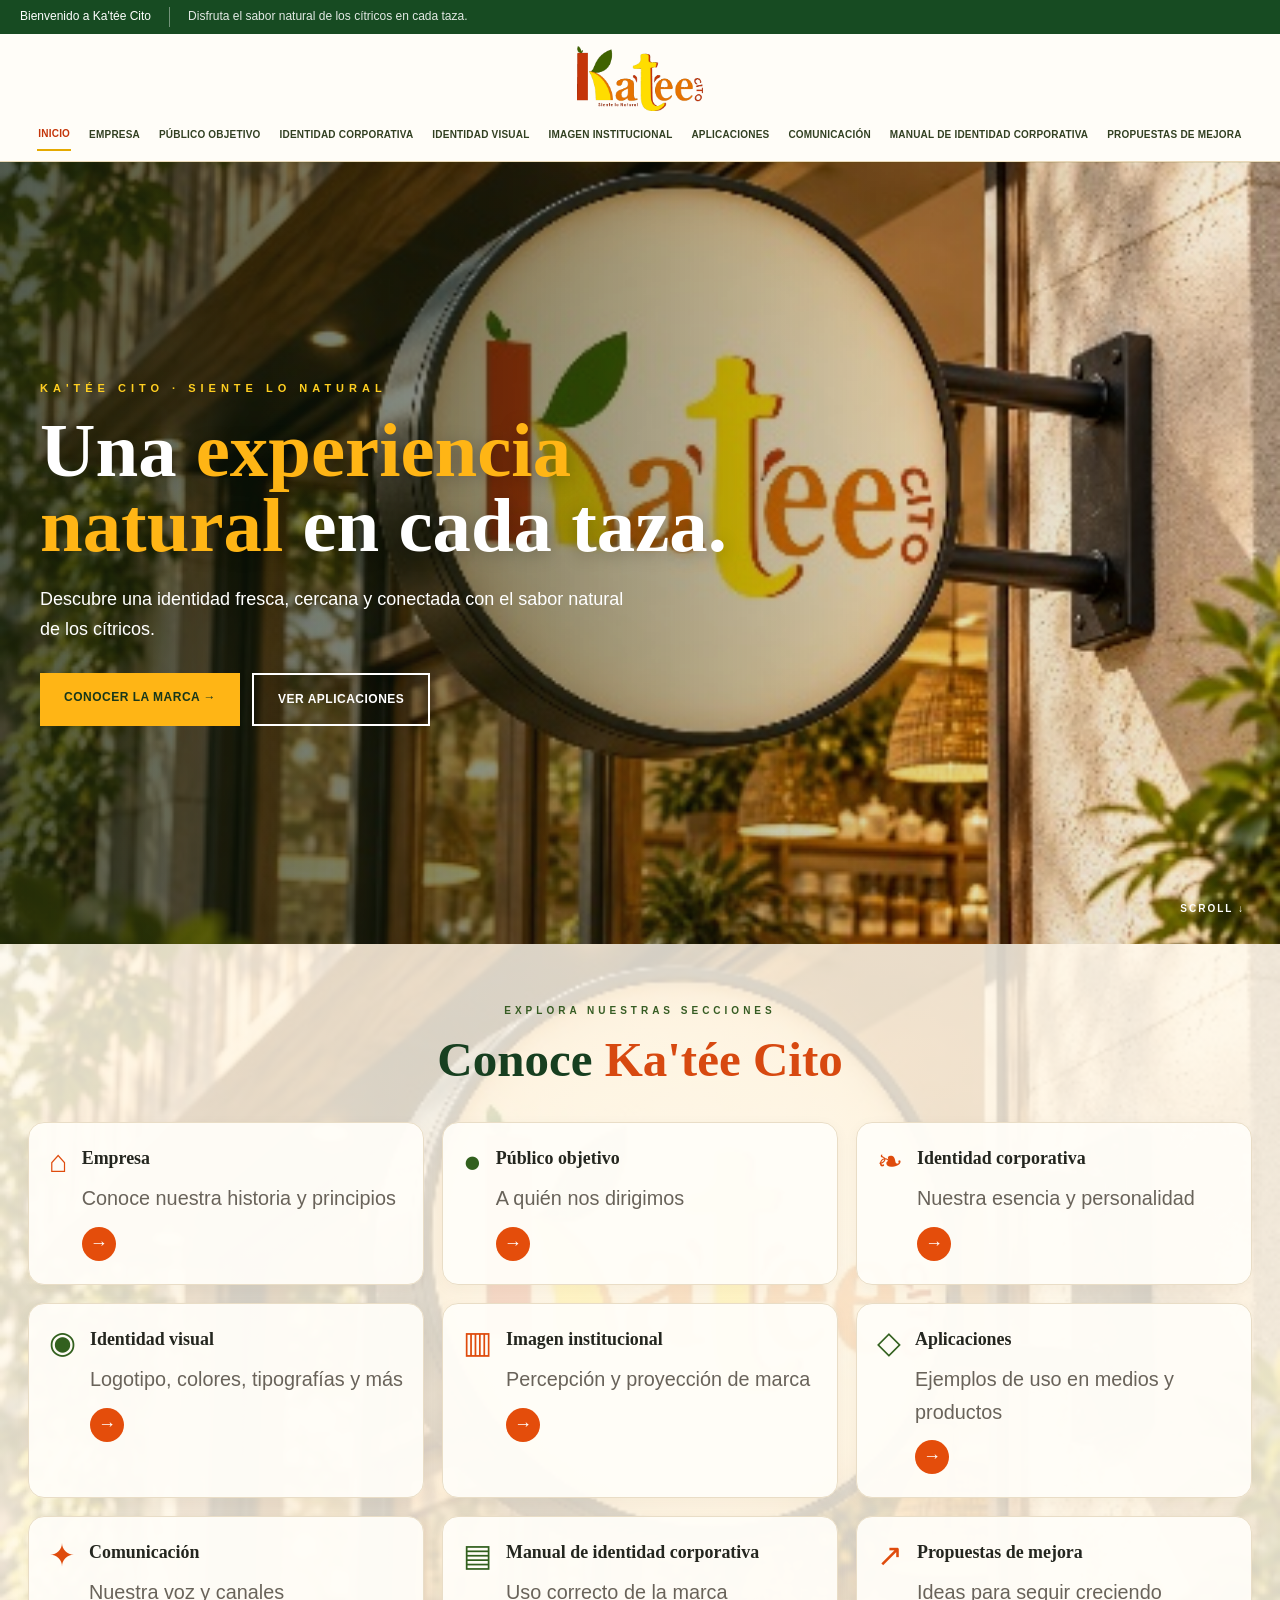
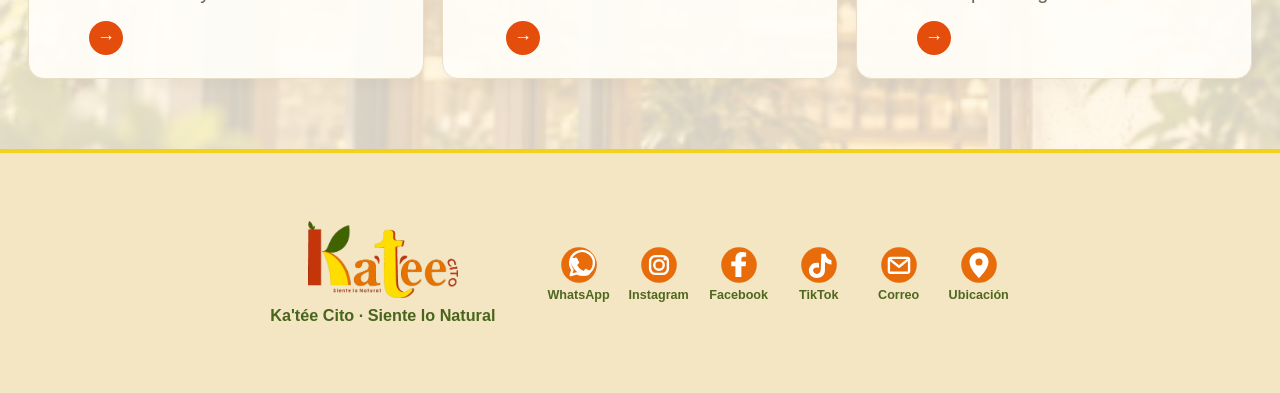
<file: index.html>
<!DOCTYPE html>
<html lang="es"><head><meta charset="utf-8"/><meta content="width=device-width,initial-scale=1" name="viewport"/>
<meta content="#fff8e9" name="theme-color"/><title>Inicio | Ka'tée Cito</title><link href="style.css" rel="stylesheet"/></head><body style="--fondo-pagina:url('img/hero-final/index.jpg')">
<div class="top-strip"><div><span>Bienvenido a Ka'tée Cito</span><b>Disfruta el sabor natural de los cítricos en cada taza.</b></div></div>
<header class="site-header"><nav class="navbar"><a class="brand" href="index.html"><img alt="Logo Ka'tée Cito" src="img/logo-kateecito.png"/></a><div class="nav-links"><a aria-current="page" class="active" href="index.html">Inicio</a><a href="empresa.html">Empresa</a><a href="publico.html">Público objetivo</a><a href="identidad-corporativa.html">Identidad corporativa</a><a href="identidad-visual.html">Identidad visual</a><a href="imagen-institucional.html">Imagen institucional</a><a href="aplicaciones.html">Aplicaciones</a><a href="comunicacion.html">Comunicación</a><a href="manual-identidad.html">Manual de identidad corporativa</a><a href="propuestas-mejora.html">Propuestas de mejora</a></div></nav></header>
<section class="ref-hero">
<video autoplay="" loop="" muted="" playsinline="" poster="img/galeria/letrero-1.jpg" preload="auto">
<source src="video/kateecito-fondo.mp4" type="video/mp4"/>
</video>
<div class="ref-overlay"></div>
<div class="ref-copy">
<small>KA'TÉE CITO · SIENTE LO NATURAL</small>
<h1>Una <em>experiencia<br/>natural</em> en cada taza.</h1>
<p>Descubre una identidad fresca, cercana y conectada con el sabor natural de los cítricos.</p>
<div class="ref-actions"><a class="ref-primary" href="empresa.html">CONOCER LA MARCA →</a><a class="ref-secondary" href="aplicaciones.html">VER APLICACIONES</a></div>
</div>
<a class="scroll-cue" href="#secciones">SCROLL ↓</a>
</section>
<main class="ref-main" id="secciones">
<div class="ref-intro">
<div><small>EXPLORA NUESTRAS SECCIONES</small><h2>Conoce <strong>Ka'tée Cito</strong></h2></div>

</div>
<div class="ref-grid"><a class="ref-card" href="empresa.html"><div class="ref-icon">⌂</div><div><h3>Empresa</h3><p>Conoce nuestra historia y principios</p><span>→</span></div></a><a class="ref-card" href="publico.html"><div class="ref-icon">●</div><div><h3>Público objetivo</h3><p>A quién nos dirigimos</p><span>→</span></div></a><a class="ref-card" href="identidad-corporativa.html"><div class="ref-icon">❧</div><div><h3>Identidad corporativa</h3><p>Nuestra esencia y personalidad</p><span>→</span></div></a><a class="ref-card" href="identidad-visual.html"><div class="ref-icon">◉</div><div><h3>Identidad visual</h3><p>Logotipo, colores, tipografías y más</p><span>→</span></div></a><a class="ref-card" href="imagen-institucional.html"><div class="ref-icon">▥</div><div><h3>Imagen institucional</h3><p>Percepción y proyección de marca</p><span>→</span></div></a><a class="ref-card" href="aplicaciones.html"><div class="ref-icon">◇</div><div><h3>Aplicaciones</h3><p>Ejemplos de uso en medios y productos</p><span>→</span></div></a><a class="ref-card" href="comunicacion.html"><div class="ref-icon">✦</div><div><h3>Comunicación</h3><p>Nuestra voz y canales</p><span>→</span></div></a><a class="ref-card" href="manual-identidad.html"><div class="ref-icon">▤</div><div><h3>Manual de identidad corporativa</h3><p>Uso correcto de la marca</p><span>→</span></div></a><a class="ref-card" href="propuestas-mejora.html"><div class="ref-icon">↗</div><div><h3>Propuestas de mejora</h3><p>Ideas para seguir creciendo</p><span>→</span></div></a></div>
</main>
<footer class="brand-footer"><div class="brand-footer-inner"><div class="footer-brand"><img alt="Ka'tée Cito" src="img/logo-kateecito.png"/><strong>Ka'tée Cito · Siente lo Natural</strong></div><div aria-label="Canales de contacto" class="footer-contacts"><a aria-label="WhatsApp" href="#"><img alt="" src="img/social/whatsapp.svg"/><small>WhatsApp</small></a><a aria-label="Instagram" href="#"><img alt="" src="img/social/instagram.svg"/><small>Instagram</small></a><a aria-label="Facebook" href="#"><img alt="" src="img/social/facebook.svg"/><small>Facebook</small></a><a aria-label="TikTok" href="#"><img alt="" src="img/social/tiktok.svg"/><small>TikTok</small></a><a aria-label="Correo" href="#"><img alt="" src="img/social/mail.svg"/><small>Correo</small></a><a aria-label="Ubicación" href="#"><img alt="" src="img/social/location.svg"/><small>Ubicación</small></a></div></div></footer>
</body></html>
</file>
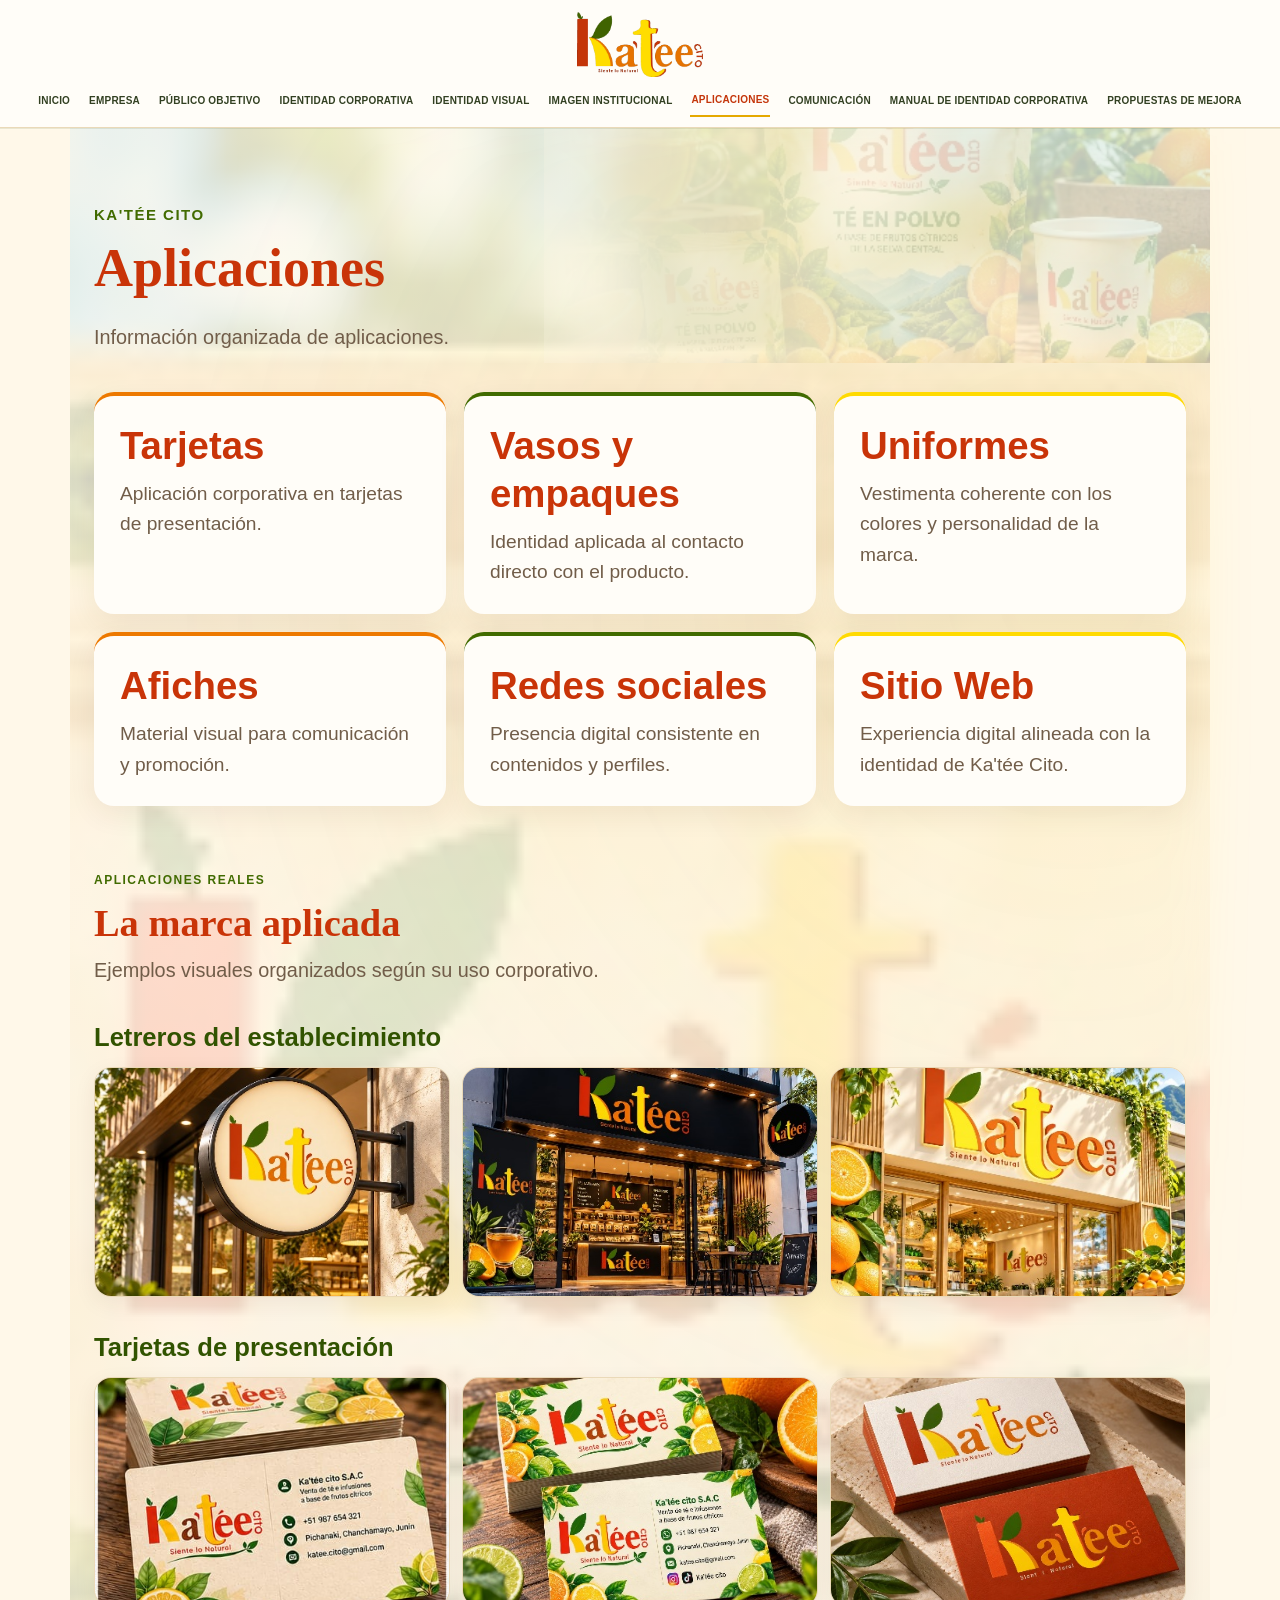
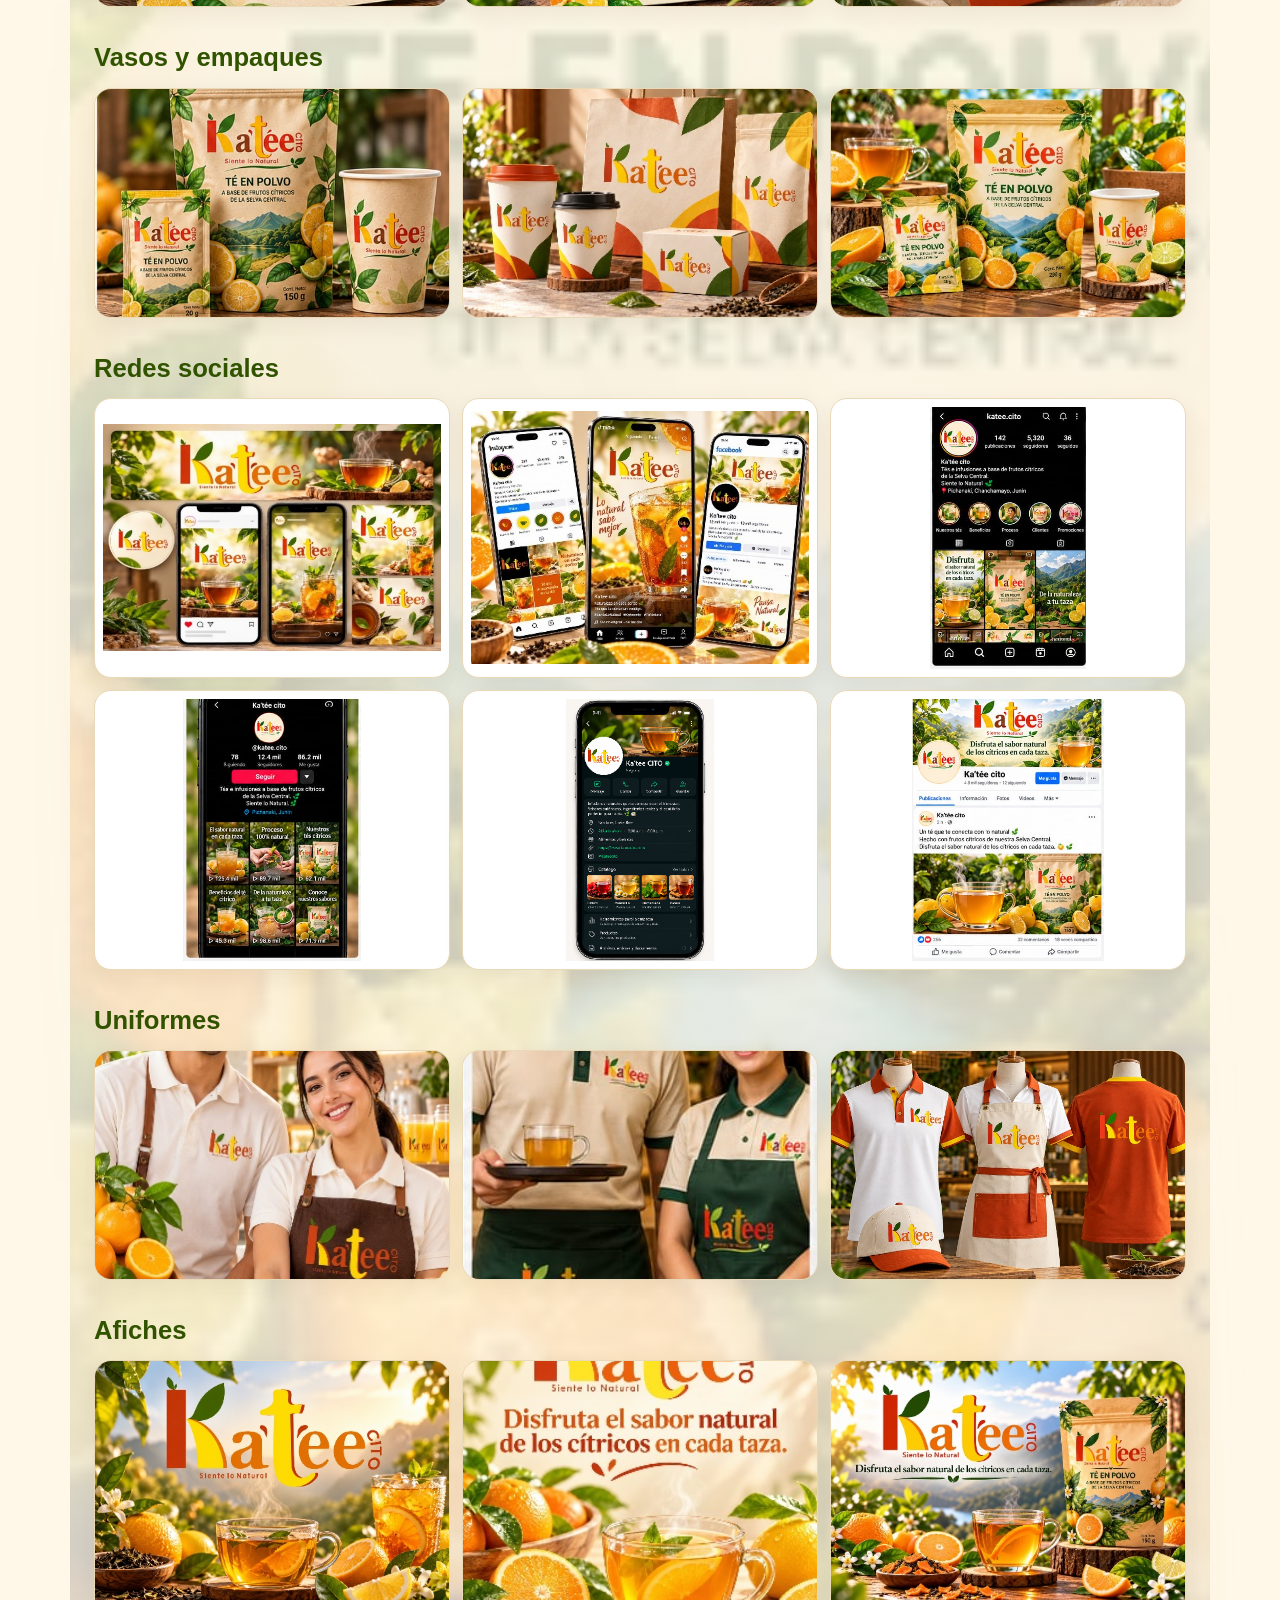
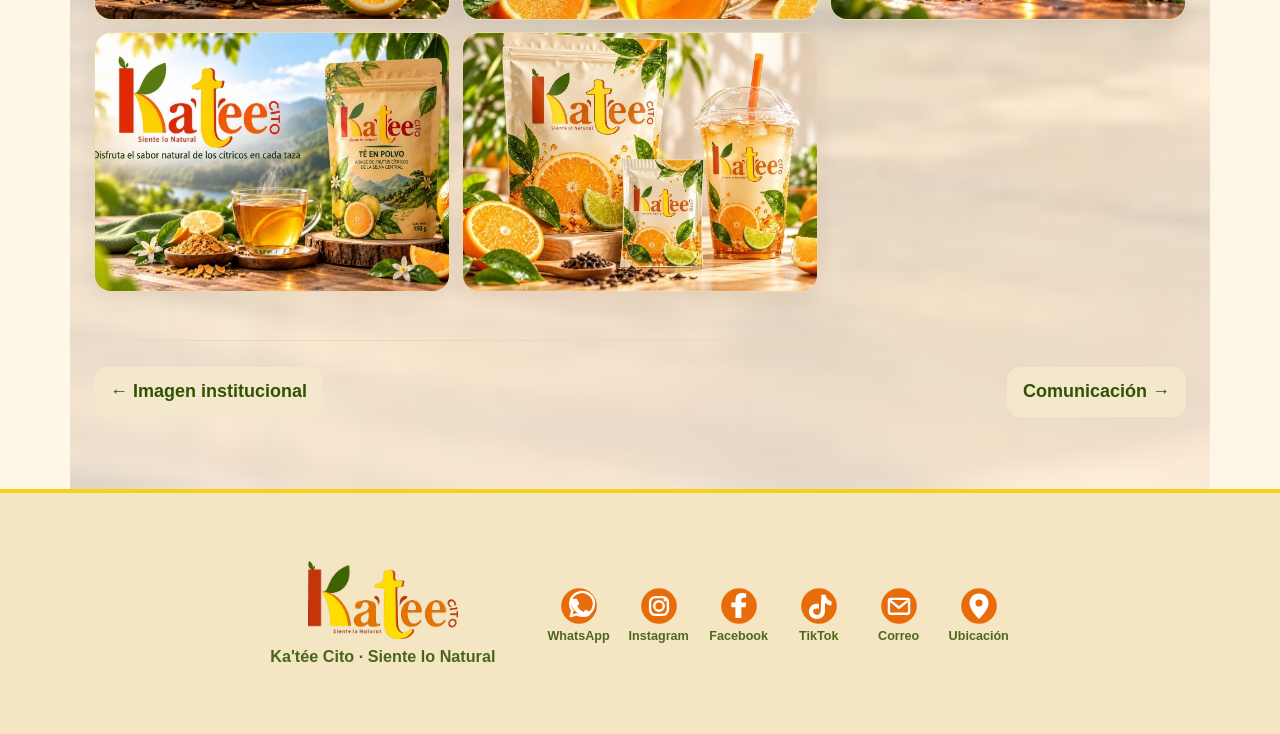
<file: aplicaciones.html>
<!DOCTYPE html>

<html lang="es"><head><meta charset="utf-8"/><meta content="width=device-width,initial-scale=1" name="viewport"/>
<meta content="#fff8e9" name="theme-color"/><title>Aplicaciones | Ka'tée Cito</title><link href="style.css" rel="stylesheet"/></head>
<body style="--fondo-pagina:url('img/hero-final/aplicaciones.jpg')"><header class="site-header"><nav class="navbar"><a class="brand" href="index.html"><img alt="Logo Ka'tée Cito" src="img/logo-kateecito.png"/></a><div class="nav-links"><a href="index.html">Inicio</a><a href="empresa.html">Empresa</a><a href="publico.html">Público objetivo</a><a href="identidad-corporativa.html">Identidad corporativa</a><a href="identidad-visual.html">Identidad visual</a><a href="imagen-institucional.html">Imagen institucional</a><a aria-current="page" class="active" href="aplicaciones.html">Aplicaciones</a><a href="comunicacion.html">Comunicación</a><a href="manual-identidad.html">Manual de identidad corporativa</a><a href="propuestas-mejora.html">Propuestas de mejora</a></div></nav></header>
<main><div aria-hidden="true" class="page-hero-art" style="--page-art:url('img/hero-final/aplicaciones.jpg')"></div><div class="page-head"><small>Ka'tée Cito</small><h1 class="page-title">Aplicaciones</h1><p>Información organizada de aplicaciones.</p></div><div class="grid"><article class="card"><h2>Tarjetas</h2><p>Aplicación corporativa en tarjetas de presentación.</p></article><article class="card"><h2>Vasos y empaques</h2><p>Identidad aplicada al contacto directo con el producto.</p></article><article class="card"><h2>Uniformes</h2><p>Vestimenta coherente con los colores y personalidad de la marca.</p></article><article class="card"><h2>Afiches</h2><p>Material visual para comunicación y promoción.</p></article><article class="card"><h2>Redes sociales</h2><p>Presencia digital consistente en contenidos y perfiles.</p></article><article class="card"><h2>Sitio Web</h2><p>Experiencia digital alineada con la identidad de Ka'tée Cito.</p></article></div>
<section class="media-section">
<div class="showcase-head"><span>Aplicaciones reales</span><h2>La marca aplicada</h2><p>Ejemplos visuales organizados según su uso corporativo.</p></div>
<div class="media-group"><h3>Letreros del establecimiento</h3><div class="photo-grid three">
<img alt="Letrero Ka'tée Cito 1" loading="lazy" src="img/galeria/letrero-1.jpg"/><img alt="Letrero Ka'tée Cito 2" loading="lazy" src="img/galeria/letrero-2.jpg"/><img alt="Letrero Ka'tée Cito 3" loading="lazy" src="img/galeria/letrero-3.jpg"/>
</div></div>
<div class="media-group"><h3>Tarjetas de presentación</h3><div class="photo-grid three">
<img alt="Tarjeta de presentación 1" loading="lazy" src="img/galeria/tarjeta-1.jpg"/><img alt="Tarjeta de presentación 2" loading="lazy" src="img/galeria/tarjeta-2.jpg"/><img alt="Tarjeta de presentación 3" loading="lazy" src="img/galeria/tarjeta-3.jpg"/>
</div></div>
<div class="media-group"><h3>Vasos y empaques</h3><div class="photo-grid three">
<img alt="Vasos y empaques 1" loading="lazy" src="img/galeria/empaque-1.jpg"/><img alt="Vasos y empaques 2" loading="lazy" src="img/galeria/empaque-2.jpg"/><img alt="Vasos y empaques 3" loading="lazy" src="img/galeria/empaque-3.jpg"/>
</div></div>
<div class="media-group"><h3>Redes sociales</h3><div class="photo-grid social">
<img alt="Presentación de redes sociales" loading="lazy" src="img/galeria/redes-general.jpg"/><img alt="Redes sociales en dispositivos móviles" loading="lazy" src="img/galeria/redes-moviles.jpg"/><img alt="Instagram de Ka'tée Cito" loading="lazy" src="img/galeria/instagram.jpg"/><img alt="TikTok de Ka'tée Cito" loading="lazy" src="img/galeria/tiktok.jpg"/><img alt="WhatsApp de Ka'tée Cito" loading="lazy" src="img/galeria/whatsapp.jpg"/><img alt="Facebook de Ka'tée Cito" loading="lazy" src="img/galeria/facebook.jpg"/>
</div></div>
<div class="media-group"><h3>Uniformes</h3><div class="photo-grid three">
<img alt="Uniforme Ka'tée Cito 1" loading="lazy" src="img/galeria/uniforme-1.jpg"/><img alt="Uniforme Ka'tée Cito 2" loading="lazy" src="img/galeria/uniforme-2.jpg"/><img alt="Uniforme Ka'tée Cito 3" loading="lazy" src="img/galeria/uniforme-3.jpg"/>
</div></div>
<div class="media-group"><h3>Afiches</h3><div class="photo-grid posters">
<img alt="Afiche Ka'tée Cito 1" loading="lazy" src="img/galeria/afiche-1.jpg"/><img alt="Afiche Ka'tée Cito 2" loading="lazy" src="img/galeria/afiche-2.jpg"/><img alt="Afiche Ka'tée Cito 3" loading="lazy" src="img/galeria/afiche-3.jpg"/><img alt="Afiche Ka'tée Cito 4" loading="lazy" src="img/galeria/afiche-4.jpg"/><img alt="Afiche Ka'tée Cito 5" loading="lazy" src="img/galeria/afiche-5.jpg"/>
</div></div>
</section>
<div class="pager"><a href="imagen-institucional.html">← Imagen institucional</a><a href="comunicacion.html">Comunicación →</a></div></main>
<footer class="brand-footer"><div class="brand-footer-inner"><div class="footer-brand"><img alt="Ka'tée Cito" src="img/logo-kateecito.png"/><strong>Ka'tée Cito · Siente lo Natural</strong></div><div aria-label="Canales de contacto" class="footer-contacts"><a aria-label="WhatsApp" href="#"><img alt="" src="img/social/whatsapp.svg"/><small>WhatsApp</small></a><a aria-label="Instagram" href="#"><img alt="" src="img/social/instagram.svg"/><small>Instagram</small></a><a aria-label="Facebook" href="#"><img alt="" src="img/social/facebook.svg"/><small>Facebook</small></a><a aria-label="TikTok" href="#"><img alt="" src="img/social/tiktok.svg"/><small>TikTok</small></a><a aria-label="Correo" href="#"><img alt="" src="img/social/mail.svg"/><small>Correo</small></a><a aria-label="Ubicación" href="#"><img alt="" src="img/social/location.svg"/><small>Ubicación</small></a></div></div></footer>
</body></html>
</file>
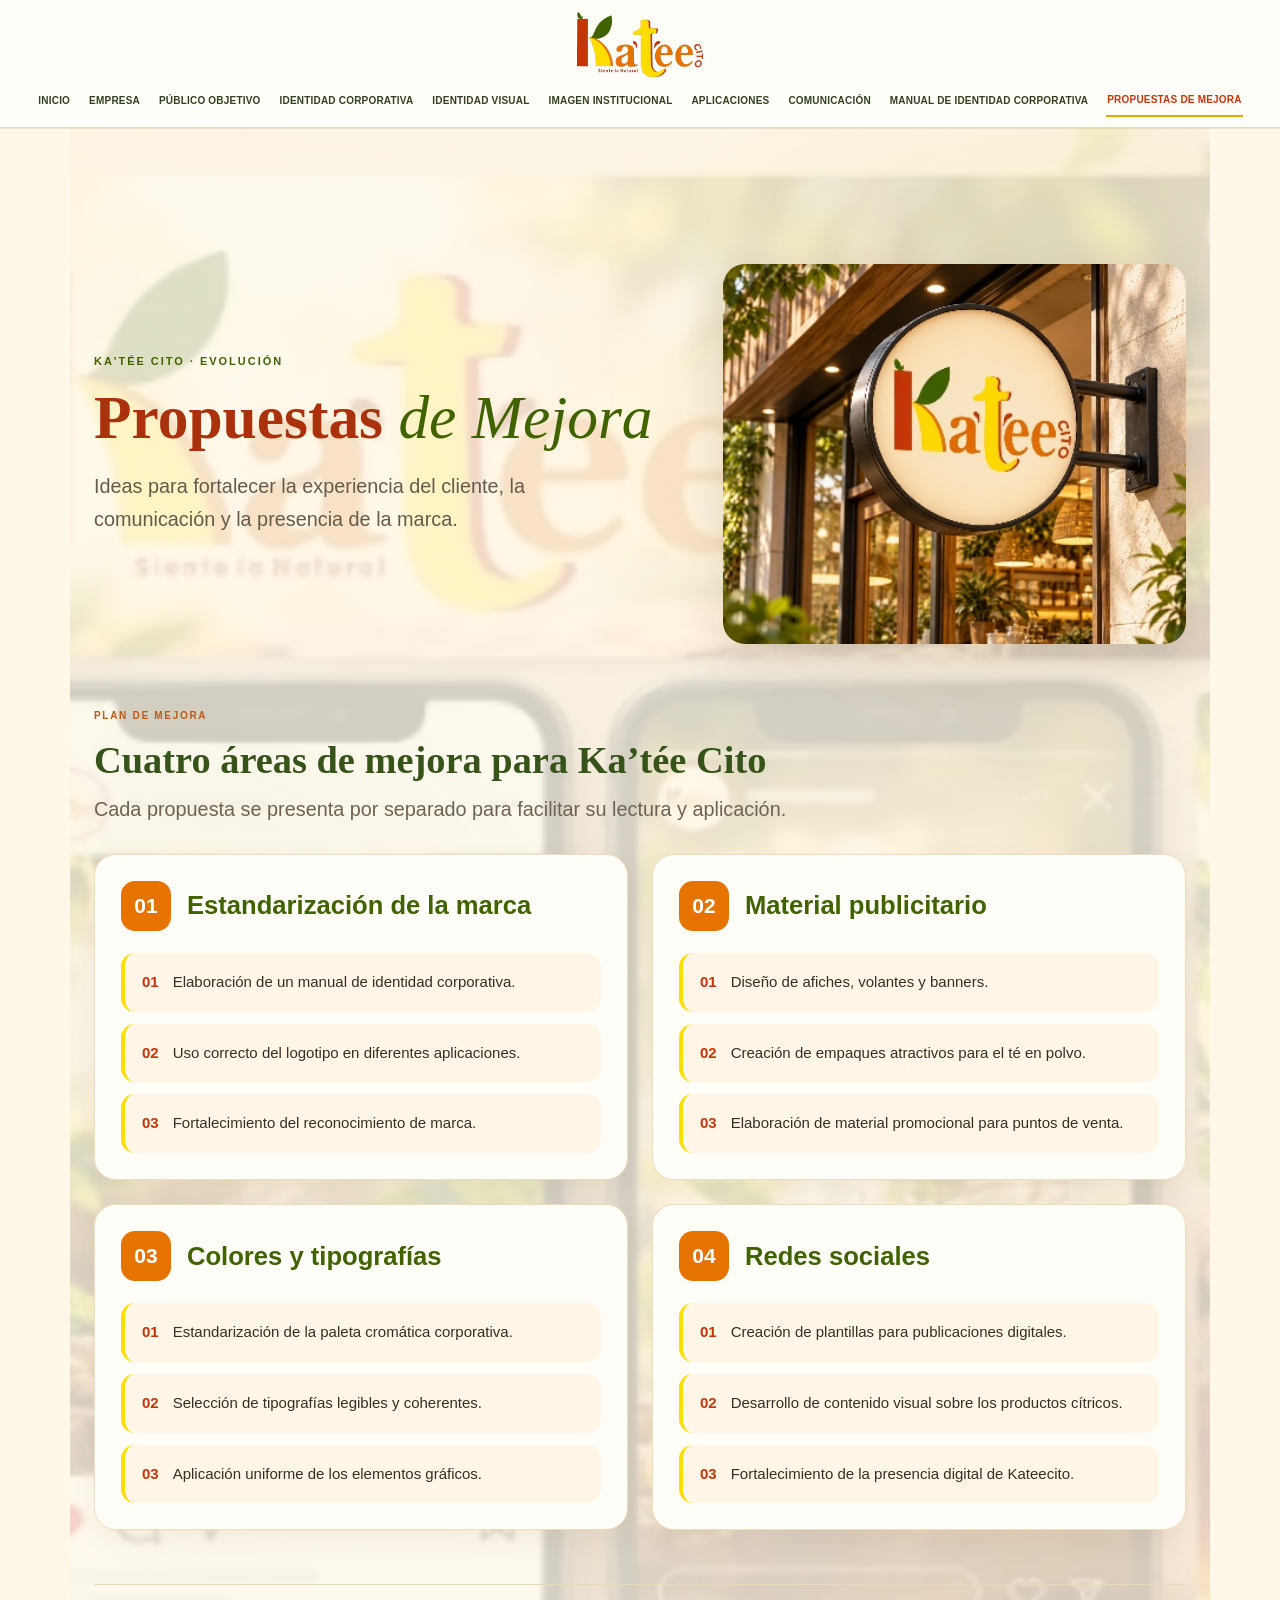
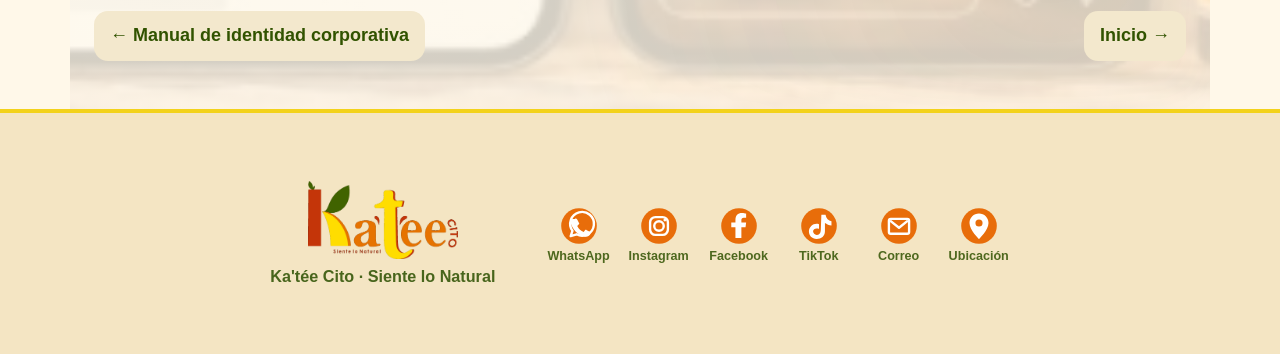
<file: propuestas-mejora.html>
<!DOCTYPE html>
<html lang="es"><head><meta charset="utf-8"/><meta content="width=device-width,initial-scale=1" name="viewport"/><meta content="#fff8e9" name="theme-color"/><title>Propuestas de Mejora | Ka'tée Cito</title><link href="style.css" rel="stylesheet"/></head><body style="--fondo-pagina:url('img/galeria/redes-general.jpg')"><header class="site-header"><nav class="navbar"><a class="brand" href="index.html"><img alt="Logo Ka'tée Cito" src="img/logo-kateecito.png"/></a><div class="nav-links"><a href="index.html">Inicio</a><a href="empresa.html">Empresa</a><a href="publico.html">Público objetivo</a><a href="identidad-corporativa.html">Identidad corporativa</a><a href="identidad-visual.html">Identidad visual</a><a href="imagen-institucional.html">Imagen institucional</a><a href="aplicaciones.html">Aplicaciones</a><a href="comunicacion.html">Comunicación</a><a href="manual-identidad.html">Manual de identidad corporativa</a><a aria-current="page" class="active" href="propuestas-mejora.html">Propuestas de mejora</a></div></nav></header><main class="new-page proposals-page"><section class="new-hero"><div><small>KA'TÉE CITO · EVOLUCIÓN</small><h1>Propuestas <em>de Mejora</em></h1><p>Ideas para fortalecer la experiencia del cliente, la comunicación y la presencia de la marca.</p></div><img alt="Presentación de la marca" src="img/galeria/letrero-1.jpg"/></section>
<section class="new-section proposal-details"><div class="proposals-section-intro"><small>PLAN DE MEJORA</small><h2>Cuatro áreas de mejora para Ka’tée Cito</h2><p>Cada propuesta se presenta por separado para facilitar su lectura y aplicación.</p></div><div class="proposal-groups"><article class="proposal-group"><div class="proposal-heading"><span>01</span><h3>Estandarización de la marca</h3></div><div class="proposal-points"><div class="proposal-point"><span>01</span><p>Elaboración de un manual de identidad corporativa.</p></div><div class="proposal-point"><span>02</span><p>Uso correcto del logotipo en diferentes aplicaciones.</p></div><div class="proposal-point"><span>03</span><p>Fortalecimiento del reconocimiento de marca.</p></div></div></article><article class="proposal-group"><div class="proposal-heading"><span>02</span><h3>Material publicitario</h3></div><div class="proposal-points"><div class="proposal-point"><span>01</span><p>Diseño de afiches, volantes y banners.</p></div><div class="proposal-point"><span>02</span><p>Creación de empaques atractivos para el té en polvo.</p></div><div class="proposal-point"><span>03</span><p>Elaboración de material promocional para puntos de venta.</p></div></div></article><article class="proposal-group"><div class="proposal-heading"><span>03</span><h3>Colores y tipografías</h3></div><div class="proposal-points"><div class="proposal-point"><span>01</span><p>Estandarización de la paleta cromática corporativa.</p></div><div class="proposal-point"><span>02</span><p>Selección de tipografías legibles y coherentes.</p></div><div class="proposal-point"><span>03</span><p>Aplicación uniforme de los elementos gráficos.</p></div></div></article><article class="proposal-group"><div class="proposal-heading"><span>04</span><h3>Redes sociales</h3></div><div class="proposal-points"><div class="proposal-point"><span>01</span><p>Creación de plantillas para publicaciones digitales.</p></div><div class="proposal-point"><span>02</span><p>Desarrollo de contenido visual sobre los productos cítricos.</p></div><div class="proposal-point"><span>03</span><p>Fortalecimiento de la presencia digital de Kateecito.</p></div></div></article></div></section><div class="pager"><a href="manual-identidad.html">← Manual de identidad corporativa</a><a href="index.html">Inicio →</a></div></main><footer class="brand-footer"><div class="brand-footer-inner"><div class="footer-brand"><img alt="Ka'tée Cito" src="img/logo-kateecito.png"/><strong>Ka'tée Cito · Siente lo Natural</strong></div><div aria-label="Canales de contacto" class="footer-contacts"><a aria-label="WhatsApp" href="#"><img alt="" src="img/social/whatsapp.svg"/><small>WhatsApp</small></a><a aria-label="Instagram" href="#"><img alt="" src="img/social/instagram.svg"/><small>Instagram</small></a><a aria-label="Facebook" href="#"><img alt="" src="img/social/facebook.svg"/><small>Facebook</small></a><a aria-label="TikTok" href="#"><img alt="" src="img/social/tiktok.svg"/><small>TikTok</small></a><a aria-label="Correo" href="#"><img alt="" src="img/social/mail.svg"/><small>Correo</small></a><a aria-label="Ubicación" href="#"><img alt="" src="img/social/location.svg"/><small>Ubicación</small></a></div></div></footer></body></html>
</file>
<file: style.css>
:root{--orange:#ed7900;--red:#c93408;--yellow:#ffda00;--green:#416b00;--green-dark:#315300;--cream:#fff8e9;--cream2:#f3e8cd;--white:#fffdf8;--text:#35281d;--muted:#715d49;--line:#ead9b8}
*{box-sizing:border-box}html{scroll-behavior:smooth}body{margin:0;font-family:Arial,Helvetica,sans-serif;background:var(--cream);color:var(--text);line-height:1.6}img{max-width:100%}
.site-header{position:sticky;top:0;z-index:50;background:rgba(255,248,233,.98);border-bottom:1px solid var(--line)}
.navbar{max-width:1240px;margin:auto;min-height:76px;padding:9px 24px;display:flex;align-items:center;gap:22px}.brand{display:flex;flex:0 0 auto}.brand img{width:116px;height:56px;object-fit:contain}
.nav-links{display:flex;align-items:center;gap:4px;margin-left:auto}.nav-links a{color:var(--green-dark);text-decoration:none;font-weight:700;font-size:12.5px;padding:10px 9px;border-radius:999px;white-space:nowrap}.nav-links a:hover,.nav-links a.active{background:var(--yellow);color:var(--red)}
.menu-toggle{display:none}.menu-btn{display:none;background:var(--yellow);color:var(--red);width:46px;height:46px;border-radius:13px;font-size:24px;font-weight:bold;cursor:pointer;align-items:center;justify-content:center}
.hero{background:radial-gradient(circle at 84% 20%,rgba(255,218,0,.35),transparent 27%),linear-gradient(135deg,#fffaf1,#ffefc6);padding:84px 24px}.hero-wrap{max-width:1140px;margin:auto;display:grid;grid-template-columns:1.2fr .8fr;gap:60px;align-items:center}.eyebrow{color:var(--green);font-weight:800;letter-spacing:2px;font-size:13px}.hero h1,.page-title{font-family:Georgia,serif;color:var(--red);line-height:1.04}.hero h1{font-size:clamp(45px,6vw,78px);margin:12px 0 18px}.hero p{font-size:18px;color:var(--muted);max-width:650px}.hero-logo{background:var(--white);padding:28px;border:2px solid var(--yellow);border-radius:30px;box-shadow:0 15px 45px rgba(86,55,18,.09)}
.primary{display:inline-block;margin-top:14px;padding:12px 20px;border-radius:999px;background:var(--green);color:white;text-decoration:none;font-weight:700}
main{max-width:1140px;margin:auto;padding:72px 24px}.page-head{max-width:800px;margin-bottom:38px}.page-head small{color:var(--green);font-weight:800;letter-spacing:1.5px;text-transform:uppercase}.page-title{font-size:clamp(38px,5vw,60px);margin:7px 0 10px}.page-head p{color:var(--muted)}
.grid{display:grid;grid-template-columns:repeat(3,minmax(0,1fr));gap:18px}.card{background:var(--white);padding:26px;border-radius:20px;border-top:4px solid var(--orange);box-shadow:0 9px 28px rgba(76,49,18,.07)}.card:nth-child(3n+2){border-top-color:var(--green)}.card:nth-child(3n){border-top-color:var(--yellow)}.card h2{font-size:18px;color:var(--red);margin:0 0 9px}.card p{color:var(--muted);margin:0}.card a{display:inline-block;margin-top:14px;color:var(--green);font-weight:700;text-decoration:none}
.palette{display:grid;grid-template-columns:repeat(4,1fr);gap:12px;margin-bottom:28px}.swatch{height:115px;border-radius:18px;padding:16px;display:flex;align-items:flex-end;font-weight:800}.orange{background:var(--orange);color:white}.yellow{background:var(--yellow);color:#712b0c}.green{background:var(--green);color:white}.red{background:var(--red);color:white}
.pager{display:flex;justify-content:space-between;gap:16px;margin-top:48px;padding-top:26px;border-top:1px solid var(--line)}.pager a{min-height:46px;display:flex;align-items:center;padding:10px 16px;border-radius:14px;background:var(--cream2);color:var(--green-dark);font-weight:700;text-decoration:none}
footer{padding:44px 20px;text-align:center;background:#eee1c3;border-top:5px solid var(--yellow);color:var(--green-dark);font-weight:700}footer img{width:145px;max-height:90px;object-fit:contain}
@media(max-width:1040px){.navbar{padding:9px 18px}.menu-btn{display:flex;margin-left:auto}.nav-links{display:none;position:absolute;top:76px;left:12px;right:12px;background:var(--white);border:1px solid var(--line);border-radius:18px;padding:10px;box-shadow:0 14px 35px rgba(61,42,19,.14);max-height:72vh;overflow:auto}.menu-toggle:checked~.nav-links{display:grid;grid-template-columns:1fr 1fr}.nav-links a{font-size:14px;padding:12px}.hero-wrap{grid-template-columns:1fr 380px;gap:35px}}
@media(max-width:760px){.hero{padding:55px 18px}.hero-wrap{grid-template-columns:1fr;gap:30px}.hero h1{font-size:45px}.hero-logo{max-width:480px}.grid{grid-template-columns:1fr}.palette{grid-template-columns:1fr 1fr}main{padding:52px 18px}.pager{flex-direction:column}.pager a{justify-content:center}.menu-toggle:checked~.nav-links{grid-template-columns:1fr}.page-title{font-size:40px}}
@media(min-width:1400px){.navbar{max-width:1360px}.hero-wrap,main{max-width:1240px}.grid{gap:22px}.card{padding:30px}}

/* Galerías del documento corporativo */
.visual-showcase,.media-section{margin-top:58px}
.showcase-head{max-width:760px;margin-bottom:22px}
.showcase-head span{color:var(--green);font-size:12px;font-weight:800;letter-spacing:1.5px;text-transform:uppercase}
.showcase-head h2{font-family:Georgia,serif;color:var(--red);font-size:clamp(28px,4vw,42px);margin:5px 0 7px}
.showcase-head p{color:var(--muted);margin:0}
.hero-figure{margin:0;background:var(--white);border-radius:24px;padding:18px;box-shadow:0 10px 30px rgba(76,49,18,.08);border:1px solid var(--line)}
.hero-figure img{display:block;width:100%;max-height:520px;object-fit:contain;border-radius:16px}
.hero-figure figcaption{padding:12px 4px 2px;color:var(--muted);font-size:14px}
.media-group{margin-top:34px}.media-group h3{color:var(--green-dark);font-size:20px;margin:0 0 13px}
.photo-grid{display:grid;gap:12px}.photo-grid.three{grid-template-columns:repeat(3,minmax(0,1fr))}.photo-grid.social{grid-template-columns:repeat(3,minmax(0,1fr))}.photo-grid.posters{grid-template-columns:repeat(3,minmax(0,1fr))}
.photo-grid img{width:100%;height:230px;object-fit:cover;background:var(--white);border-radius:17px;border:1px solid var(--line);box-shadow:0 7px 22px rgba(76,49,18,.07)}
.photo-grid.social img{height:280px;object-fit:contain;padding:8px;background:#fff}.photo-grid.posters img{height:260px}
.communication-grid{display:grid;grid-template-columns:repeat(2,minmax(0,1fr));gap:18px}
.media-card{min-width:0;background:var(--white);border:1px solid var(--line);border-radius:22px;padding:18px;box-shadow:0 8px 25px rgba(76,49,18,.07)}
.media-card small{color:var(--orange);font-weight:800;text-transform:uppercase;letter-spacing:1px}.media-card h3{color:var(--green-dark);margin:3px 0 14px}
.media-card>img,.double-img img{display:block;width:100%;height:350px;object-fit:contain;border-radius:14px;background:#fff}
.double-img{display:grid;grid-template-columns:1fr 1fr;gap:10px}.double-img img{height:300px}.media-card.wide{grid-column:1/-1}.media-card.wide>img{height:420px}
@media(max-width:760px){
 .photo-grid.three,.photo-grid.social,.photo-grid.posters{grid-template-columns:1fr 1fr}
 .photo-grid img{height:180px}.photo-grid.social img{height:230px}.photo-grid.posters img{height:210px}
 .communication-grid{grid-template-columns:1fr}.media-card.wide{grid-column:auto}.media-card>img{height:300px}.double-img img{height:240px}.media-card.wide>img{height:300px}
}
@media(max-width:430px){
 .photo-grid.three,.photo-grid.social,.photo-grid.posters{grid-template-columns:1fr}
 .photo-grid img,.photo-grid.social img,.photo-grid.posters img{height:auto;max-height:360px;object-fit:contain;background:#fff}
 .double-img{grid-template-columns:1fr}.double-img img{height:auto;max-height:360px}
}

/* ===== Rediseño final: 7 pestañas + video hero ===== */
.site-header{position:sticky;top:0;background:rgba(255,253,248,.97);box-shadow:0 1px 0 rgba(49,83,0,.10)}
.navbar{max-width:1320px;min-height:82px}
.brand img{width:125px;height:60px}
.nav-links a{font-size:12px;text-transform:uppercase;letter-spacing:.35px;padding:10px 11px}
.video-hero{position:relative;height:min(76vh,720px);min-height:510px;overflow:hidden;background:#203000}
.hero-video{position:absolute;inset:0;width:100%;height:100%;object-fit:cover}
.video-shade{position:absolute;inset:0;background:linear-gradient(90deg,rgba(18,26,7,.72) 0%,rgba(18,26,7,.45) 42%,rgba(18,26,7,.10) 72%,rgba(18,26,7,.02) 100%)}
.video-content{position:relative;z-index:2;height:100%;max-width:1240px;margin:auto;padding:50px 28px;display:flex;align-items:center}
.video-copy{max-width:680px;color:white}
.eyebrow.light{color:#ffdf32}
.video-copy h1{font-family:Georgia,serif;font-size:clamp(48px,6vw,82px);line-height:1.01;margin:13px 0 18px;color:white;text-shadow:0 3px 18px rgba(0,0,0,.22)}
.video-copy p{max-width:570px;font-size:18px;color:rgba(255,255,255,.92);margin-bottom:28px}
.hero-outline{display:inline-flex;padding:14px 24px;border:2px solid white;color:white;text-decoration:none;font-size:12px;font-weight:800;letter-spacing:1px;transition:.2s}
.hero-outline:hover{background:white;color:var(--green-dark)}
.home-main{max-width:1240px;padding-top:70px}
.home-intro{display:grid;grid-template-columns:1fr 1fr;gap:50px;align-items:end;margin-bottom:36px}
.home-intro small{color:var(--green);font-weight:800;letter-spacing:1.5px}
.home-intro h2{font-family:Georgia,serif;font-size:clamp(36px,5vw,58px);color:var(--red);margin:4px 0 0}
.home-intro p{color:var(--muted);max-width:520px;margin:0}
.category-list{display:grid;grid-template-columns:repeat(3,1fr);border-top:1px solid var(--line);border-left:1px solid var(--line)}
.home-category{min-height:150px;padding:24px;background:var(--white);border-right:1px solid var(--line);border-bottom:1px solid var(--line);display:grid;grid-template-columns:auto 1fr auto;gap:16px;align-items:center;text-decoration:none;color:var(--text);transition:.2s}
.home-category>span{color:var(--orange);font-weight:800;font-size:12px}
.home-category h2{font-family:Georgia,serif;color:var(--green-dark);font-size:21px;margin:0 0 4px}
.home-category p{color:var(--muted);font-size:13px;margin:0}.home-category b{font-size:24px;color:var(--red)}
.home-category:hover{background:#fff2cc;transform:translateY(-2px)}
@media(max-width:1040px){
 .nav-links a{text-transform:none;letter-spacing:0}
 .video-hero{height:68vh;min-height:500px}
 .category-list{grid-template-columns:repeat(2,1fr)}
}
@media(max-width:760px){
 .site-header{position:sticky}
 .video-hero{height:70vh;min-height:520px}
 .hero-video{object-position:center}
 .video-shade{background:linear-gradient(90deg,rgba(18,26,7,.68),rgba(18,26,7,.32))}
 .video-content{padding:36px 20px;align-items:flex-end;padding-bottom:60px}
 .video-copy h1{font-size:43px}.video-copy p{font-size:16px}
 .home-intro{grid-template-columns:1fr;gap:15px}
 .category-list{grid-template-columns:1fr}
 .home-category{min-height:120px}
}

/* ===== HOME FINAL BASADO EN LA REFERENCIA APROBADA ===== */
.top-strip{height:34px;background:#174b22;color:#fff;font-size:12px;display:flex;align-items:center}
.top-strip>div{width:min(1320px,calc(100% - 40px));margin:auto;display:flex;gap:18px}
.top-strip b{font-weight:400;opacity:.88;border-left:1px solid rgba(255,255,255,.45);padding-left:18px}
.site-header{position:sticky;top:0;z-index:100;background:#fffdf8}
.navbar{max-width:1340px;min-height:84px;padding:10px 28px}
.brand img{width:150px;height:62px;object-fit:contain}
.nav-links{gap:8px}.nav-links a{font-size:12px;text-transform:uppercase;letter-spacing:.25px;padding:11px 10px;color:#263124;border-radius:0}
.nav-links a.active{background:transparent;color:#d75a0b;border-bottom:2px solid #f0a000}
.ref-hero{position:relative;height:calc(100vh - 118px);min-height:570px;max-height:790px;overflow:hidden;background:#253b1b}
.ref-hero video{position:absolute;inset:0;width:100%;height:100%;object-fit:cover;object-position:center center;transform:translateZ(0)}
.ref-overlay{position:absolute;inset:0;background:linear-gradient(90deg,rgba(15,27,10,.72) 0%,rgba(15,27,10,.48) 38%,rgba(15,27,10,.12) 72%,rgba(15,27,10,.04) 100%)}
.ref-copy{position:relative;z-index:2;width:min(1320px,calc(100% - 80px));margin:auto;height:100%;display:flex;flex-direction:column;justify-content:center;align-items:flex-start;color:white}
.ref-copy small{font-weight:800;letter-spacing:5px;color:#ffcf21;font-size:11px}
.ref-copy h1{font-family:Georgia,serif;font-size:clamp(48px,6vw,86px);line-height:.98;margin:16px 0 22px;color:#fff;max-width:760px;text-shadow:0 3px 18px rgba(0,0,0,.25)}
.ref-copy h1 em{font-style:normal;color:#ffb515}.ref-copy p{max-width:600px;font-size:18px;margin:0 0 28px;color:#fff}
.ref-actions{display:flex;gap:12px}.ref-actions a{padding:15px 24px;text-decoration:none;font-weight:800;font-size:12px;letter-spacing:.5px}
.ref-primary{background:#ffb515;color:#18371a}.ref-secondary{border:2px solid #fff;color:#fff;background:rgba(0,0,0,.12)}
.scroll-cue{position:absolute;z-index:3;right:35px;bottom:26px;color:#fff;text-decoration:none;font-size:10px;font-weight:800;letter-spacing:2px}
.ref-main{max-width:1340px;padding:50px 28px 70px}
.ref-intro{display:grid;grid-template-columns:1.2fr .8fr;align-items:end;gap:45px;margin-bottom:28px}
.ref-intro small{color:#365c23;font-weight:800;letter-spacing:4px;font-size:10px}
.ref-intro h2{font-family:Georgia,serif;font-size:46px;margin:5px 0;color:#173f20}.ref-intro h2 strong{color:#d74910}
.ref-intro p{color:#625d54;margin:0 0 8px;max-width:430px}
.ref-grid{display:grid;grid-template-columns:repeat(6,1fr);gap:10px}
.ref-card{min-width:0;background:#fffdf8;border:1px solid #eadfc9;border-radius:8px;padding:24px 18px;text-decoration:none;color:#25231e;display:flex;gap:14px;min-height:170px;transition:.2s}
.ref-card:hover{transform:translateY(-4px);box-shadow:0 12px 25px rgba(67,52,27,.10)}
.ref-icon{font-size:31px;color:#df4b0c;line-height:1}.ref-card:nth-child(even) .ref-icon{color:#32601e}
.ref-card h3{font-family:Georgia,serif;color:#24261f;font-size:18px;line-height:1.05;margin:2px 0 12px}.ref-card p{font-size:13px;line-height:1.35;color:#69635a;margin:0 0 12px}.ref-card span{display:inline-flex;width:34px;height:34px;border-radius:50%;background:#e44d0b;color:#fff;align-items:center;justify-content:center;font-weight:800}
@media(max-width:1100px){.ref-grid{grid-template-columns:repeat(3,1fr)}}
@media(max-width:760px){
 .top-strip{display:none}.navbar{min-height:64px;padding:5px 16px}.brand img{width:115px;height:50px}
 .ref-hero{height:calc(100svh - 64px);min-height:600px;max-height:none}
 .ref-hero video{object-position:52% center}
 .ref-overlay{background:linear-gradient(0deg,rgba(17,29,10,.72) 0%,rgba(17,29,10,.22) 65%,rgba(17,29,10,.05) 100%)}
 .ref-copy{width:calc(100% - 36px);justify-content:flex-end;padding-bottom:70px}
 .ref-copy small{letter-spacing:2.5px;font-size:9px}.ref-copy h1{font-size:43px;line-height:1.02;margin:12px 0 15px}.ref-copy p{font-size:14px;max-width:92%}
 .ref-actions{flex-direction:column;align-items:flex-start}.ref-actions a{padding:12px 17px}.scroll-cue{display:none}
 .ref-main{padding:42px 17px 55px}.ref-intro{grid-template-columns:1fr;gap:8px}.ref-intro h2{font-size:38px}.ref-grid{grid-template-columns:1fr 1fr}
 .ref-card{min-height:150px;padding:18px 13px;display:block}.ref-icon{margin-bottom:10px}.ref-card h3{font-size:16px}
}
@media(max-width:430px){.ref-grid{grid-template-columns:1fr}.ref-card{min-height:auto;display:flex}}

/* ===== NAVEGACION FINAL MOVIL: SIN MENU HAMBURGUESA ===== */
.menu-toggle,.menu-btn{display:none!important}
@media(max-width:1040px){
 .site-header{position:sticky;top:0;z-index:100;background:#fffdf8;overflow:hidden}
 .navbar{display:grid;grid-template-columns:1fr;gap:0;min-height:auto;padding:0;max-width:none;width:100%}
 .brand{display:flex;justify-content:center;padding:7px 16px 4px}
 .brand img{width:118px;height:48px;object-fit:contain}
 .nav-links{display:flex!important;position:static!important;left:auto!important;right:auto!important;top:auto!important;width:100%;margin:0!important;padding:0 12px 7px!important;gap:22px!important;background:#fffdf8!important;border:0!important;border-radius:0!important;box-shadow:none!important;overflow-x:auto!important;overflow-y:hidden!important;max-height:none!important;grid-template-columns:none!important;scrollbar-width:none;-webkit-overflow-scrolling:touch;white-space:nowrap}
 .nav-links::-webkit-scrollbar{display:none}
 .nav-links a{flex:0 0 auto!important;font-size:10px!important;text-transform:uppercase!important;letter-spacing:.35px!important;padding:8px 0 7px!important;border-radius:0!important;color:#273123!important;background:transparent!important}
 .nav-links a.active{color:#d74910!important;border-bottom:2px solid #f0a000!important}
}
@media(max-width:760px){
 .top-strip{height:25px;display:flex!important;font-size:8px;overflow:hidden}
 .top-strip>div{width:100%;padding:0 12px;gap:9px;white-space:nowrap}
 .top-strip b{padding-left:9px;overflow:hidden;text-overflow:ellipsis}
 .site-header{top:0}
 .navbar{padding:0!important}
 .brand{padding:5px 14px 2px;justify-content:flex-start}
 .brand img{width:102px;height:43px}
 .nav-links{padding:0 14px 7px!important;gap:20px!important}
 .nav-links a{font-size:9px!important;padding:7px 0 6px!important}
 .ref-hero{height:calc(100svh - 108px);min-height:570px}
}

/* ===== AJUSTE FINAL: LOGO Y 7 PESTAÑAS CENTRADAS EN CELULAR ===== */
@media(max-width:760px){
  .navbar{display:flex!important;flex-direction:column!important;align-items:center!important;justify-content:center!important;width:100%!important;padding:5px 8px 7px!important}
  .brand{width:100%!important;display:flex!important;justify-content:center!important;align-items:center!important;padding:2px 0 3px!important}
  .brand img{width:105px!important;height:42px!important;object-fit:contain!important}
  .nav-links{width:100%!important;display:flex!important;justify-content:center!important;align-items:center!important;gap:12px!important;margin:0 auto!important;padding:2px 4px 3px!important;overflow:visible!important;white-space:nowrap!important}
  .nav-links a{flex:0 1 auto!important;font-size:7.6px!important;line-height:1!important;letter-spacing:0!important;padding:7px 0 6px!important;text-align:center!important}
}
@media(max-width:430px){
  .navbar{padding:4px 4px 6px!important}
  .brand{justify-content:center!important;padding:1px 0 2px!important}
  .brand img{width:98px!important;height:39px!important}
  .nav-links{justify-content:center!important;gap:8px!important;padding:1px 2px 3px!important}
  .nav-links a{font-size:6.7px!important;padding:6px 0 5px!important}
}

/* === FIX FINAL NAVEGACION RESPONSIVE === */
.menu-toggle,.menu-btn{display:none!important}
.site-header .navbar{box-sizing:border-box!important;margin:0 auto!important}
.site-header .brand{margin:0 auto!important;justify-content:center!important}
.site-header .nav-links{box-sizing:border-box!important}

/* Laptop / PC: logo centrado y 7 secciones centradas */
@media (min-width:761px){
  .site-header .navbar{display:flex!important;flex-direction:column!important;align-items:center!important;justify-content:center!important;max-width:1380px!important;width:100%!important;padding:7px 24px 10px!important;gap:2px!important}
  .site-header .brand{display:flex!important;width:100%!important;align-items:center!important;justify-content:center!important}
  .site-header .brand img{width:150px!important;height:58px!important;object-fit:contain!important}
  .site-header .nav-links{position:static!important;display:flex!important;align-items:center!important;justify-content:center!important;flex-wrap:nowrap!important;width:100%!important;margin:0 auto!important;padding:0!important;gap:clamp(14px,2.2vw,38px)!important;overflow:visible!important;background:transparent!important;border:0!important;box-shadow:none!important;white-space:nowrap!important}
  .site-header .nav-links a{flex:0 0 auto!important;font-size:clamp(10px,.82vw,13px)!important;line-height:1.2!important;letter-spacing:.1px!important;padding:9px 0 7px!important;text-align:center!important}
}

/* Teléfono: TODAS las 7 secciones visibles, centradas y en varias filas */
@media (max-width:760px){
  .site-header{position:relative!important;top:auto!important}
  .site-header .navbar{display:flex!important;flex-direction:column!important;align-items:center!important;justify-content:center!important;width:100%!important;max-width:none!important;min-height:auto!important;padding:7px 10px 10px!important;gap:4px!important}
  .site-header .brand{display:flex!important;width:100%!important;justify-content:center!important;margin:0 auto!important}
  .site-header .brand img{width:122px!important;height:52px!important;object-fit:contain!important}
  .site-header .nav-links{position:static!important;display:flex!important;flex-wrap:wrap!important;justify-content:center!important;align-items:center!important;width:100%!important;margin:0 auto!important;padding:2px 4px 0!important;gap:3px 15px!important;overflow:visible!important;white-space:normal!important;max-height:none!important;background:transparent!important;border:0!important;border-radius:0!important;box-shadow:none!important}
  .site-header .nav-links a{flex:0 0 auto!important;font-size:10px!important;line-height:1.25!important;letter-spacing:0!important;padding:7px 0 6px!important;text-align:center!important;white-space:nowrap!important;background:transparent!important;border-radius:0!important}
  .site-header .nav-links a.active{color:#d74910!important;border-bottom:2px solid #e2a21a!important}
}

@media (max-width:390px){
  .site-header .navbar{padding-left:6px!important;padding-right:6px!important}
  .site-header .nav-links{gap:2px 10px!important}
  .site-header .nav-links a{font-size:9px!important}
}

/* ===== Refuerzo visual para páginas con espacio libre ===== */
.brand-fill{margin-top:52px;padding:32px;border:1px solid var(--line);border-radius:26px;background:linear-gradient(135deg,#fffdf7 0%,#fff5dc 100%);position:relative;overflow:hidden}
.brand-fill:after{content:"";position:absolute;width:180px;height:180px;border-radius:50%;right:-75px;top:-75px;background:rgba(255,211,0,.13);pointer-events:none}
.brand-fill-head{display:grid;grid-template-columns:1.1fr .9fr;column-gap:42px;align-items:end;margin-bottom:24px;position:relative;z-index:1}
.brand-fill-head span{grid-column:1/-1;color:var(--green);font-size:10px;font-weight:800;letter-spacing:3px;margin-bottom:5px}
.brand-fill-head h2{font-family:Georgia,serif;color:var(--red);font-size:30px;line-height:1.08;margin:0}
.brand-fill-head p{color:var(--muted);margin:0;line-height:1.6}
.brand-mosaic{display:grid;grid-template-columns:1.35fr .82fr .82fr;gap:14px;position:relative;z-index:1}
.brand-mosaic.two{grid-template-columns:1.15fr .85fr}
.brand-shot{position:relative;min-height:245px;margin:0;border-radius:18px;overflow:hidden;background:#eadfca;box-shadow:0 10px 25px rgba(68,49,20,.10)}
.brand-shot img{width:100%;height:100%;position:absolute;inset:0;object-fit:cover;display:block;transition:transform .35s ease}
.brand-shot.identity img{object-fit:contain;background:#fff;padding:18px}
.brand-shot:hover img{transform:scale(1.025)}
.brand-shot figcaption{position:absolute;left:12px;right:12px;bottom:12px;padding:12px 14px;border-radius:12px;background:rgba(255,253,247,.92);backdrop-filter:blur(5px);box-shadow:0 4px 15px rgba(0,0,0,.08)}
.brand-shot figcaption b{display:block;color:var(--green-dark);font-size:14px;margin-bottom:2px}
.brand-shot figcaption span{display:block;color:#6d6253;font-size:11px;line-height:1.35}
@media(max-width:760px){.brand-fill{margin-top:34px;padding:18px;border-radius:20px}.brand-fill-head{grid-template-columns:1fr;gap:8px}.brand-fill-head span{grid-column:auto}.brand-fill-head h2{font-size:25px}.brand-fill-head p{font-size:13px}.brand-mosaic,.brand-mosaic.two{grid-template-columns:1fr}.brand-shot{min-height:220px}.brand-shot.wide{min-height:250px}}


/* ===== Corrección observaciones: apoyo visual coherente ===== */
.context-brand{
  width:min(100%,1120px);
  margin:34px auto 10px;
  padding:26px 30px;
  display:flex;
  align-items:center;
  justify-content:center;
  gap:34px;
  border:1px solid rgba(196,83,9,.14);
  border-radius:22px;
  background:linear-gradient(135deg,rgba(255,248,233,.96),rgba(255,255,255,.94));
  box-shadow:0 14px 38px rgba(92,65,22,.07);
  overflow:hidden;
}
.context-brand img{
  width:min(260px,32%);
  max-height:170px;
  object-fit:contain;
  background:transparent !important;
  flex:0 0 auto;
}
.context-brand div{max-width:650px}
.context-brand span{
  display:block;
  margin-bottom:7px;
  color:#c43509;
  font-size:.75rem;
  font-weight:800;
  letter-spacing:.12em;
}
.context-brand h2{margin:0 0 8px;color:#5b3519;font-size:clamp(1.3rem,2vw,1.85rem)}
.context-brand p{margin:0;color:#68584a;line-height:1.65}
.brand img, footer img{background:transparent !important}

@media(max-width:760px){
  .context-brand{
    margin-top:24px;
    padding:22px 18px;
    flex-direction:column;
    gap:14px;
    text-align:center;
  }
  .context-brand img{width:min(220px,72%);max-height:135px}
}


/* ===== Empresa: datos estilo referencia ===== */
.company-data-section{
  width:min(100%,1180px);
  margin:28px auto 34px;
}
.company-data-section>h2{
  margin:0 0 18px;
  color:#5b3519;
  font-size:clamp(1.55rem,2.4vw,2.15rem);
}
.company-data-grid{
  display:grid;
  grid-template-columns:repeat(4,minmax(0,1fr));
  gap:14px 18px;
}
.company-data-item{
  min-height:112px;
  padding:20px 22px;
  background:rgba(255,255,255,.58);
  border:1px solid rgba(185,116,25,.10);
  border-radius:14px;
}
.company-data-item h3{
  margin:0 0 8px;
  color:#c65317;
  font-size:1rem;
}
.company-data-item p{
  margin:0;
  color:#554b43;
  line-height:1.55;
}

/* ===== Contacto final estilo referencia ===== */
.contact-company{
  width:min(calc(100% - 32px),1180px);
  margin:58px auto 42px;
  padding:36px 34px;
  border-radius:24px;
  background:rgba(255,255,255,.50);
  border:1px solid rgba(185,116,25,.12);
}
.contact-heading span{
  color:#5c7d22;
  font-weight:800;
  font-size:.78rem;
  letter-spacing:.12em;
}
.contact-heading h2{
  margin:7px 0 8px;
  color:#5b3519;
  font-size:clamp(2rem,4vw,3.35rem);
}
.contact-heading p{margin:0 0 28px;color:#6b5c4e}
.contact-grid{
  display:grid;
  grid-template-columns:repeat(3,minmax(0,1fr));
  gap:14px;
}
.contact-item{
  min-height:115px;
  padding:22px 24px;
  background:rgba(255,255,255,.72);
  border-radius:14px;
  border:1px solid rgba(185,116,25,.08);
}
.contact-item h3{margin:0 0 10px;color:#c65317;font-size:1.08rem}
.contact-item p{margin:0;color:#514940;line-height:1.5}

@media(max-width:900px){
  .company-data-grid{grid-template-columns:repeat(2,minmax(0,1fr))}
}
@media(max-width:760px){
  .company-data-section{margin-top:22px}
  .company-data-grid{grid-template-columns:repeat(2,minmax(0,1fr));gap:10px}
  .company-data-item{padding:16px 14px;min-height:100px}
  .company-data-item h3{font-size:.9rem}
  .company-data-item p{font-size:.86rem}
  .contact-company{margin-top:38px;padding:26px 18px}
  .contact-grid{grid-template-columns:repeat(2,minmax(0,1fr));gap:10px}
  .contact-item{min-height:100px;padding:17px 14px}
}
@media(max-width:430px){
  .company-data-grid,.contact-grid{grid-template-columns:1fr}
  .company-data-item,.contact-item{min-height:auto}
}


/* =========================================================
   VERSIÓN FINAL RESPONSIVE - Ka'tée Cito
   ========================================================= */

/* Imagen temática superior: visible pero suave */
.thematic-hero{
  position:relative;
  overflow:hidden;
  isolation:isolate;
}
.thematic-hero::after{
  content:"";
  position:absolute;
  z-index:-1;
  top:0; right:0; bottom:0;
  width:min(48%,620px);
  background-image:
    linear-gradient(90deg,rgba(255,248,232,1) 0%,rgba(255,248,232,.48) 38%,rgba(255,248,232,.14) 100%),
    var(--hero-image);
  background-repeat:no-repeat;
  background-position:center right;
  background-size:cover;
  opacity:.62;
  pointer-events:none;
}
.thematic-hero-fallback{
  min-height:180px;
  margin-bottom:-180px;
}

/* Datos de empresa: sin iconos, ancho correcto en computadora */
.company-data-section{
  display:block !important;
  width:min(calc(100% - 36px),1180px) !important;
  max-width:1180px !important;
  margin:28px auto 34px !important;
  grid-column:1 / -1 !important;
}
.company-data-grid{
  display:grid !important;
  width:100% !important;
  grid-template-columns:repeat(4,minmax(0,1fr)) !important;
  gap:14px !important;
}
.company-data-item{
  width:auto !important;
  min-width:0 !important;
  min-height:112px;
  padding:20px 22px !important;
  border-radius:14px;
  box-sizing:border-box;
}
.company-data-item h3{margin:0 0 8px !important}
.company-data-item p{
  margin:0 !important;
  word-break:normal !important;
  overflow-wrap:break-word !important;
}

/* Footer común a todas las pestañas */
.brand-footer{
  width:100%;
  margin-top:42px;
  border-top:4px solid #f3d21b;
  background:#f4e6c5;
  box-sizing:border-box;
}
.brand-footer-inner{
  width:min(calc(100% - 32px),1180px);
  margin:0 auto;
  padding:24px 0 20px;
  display:flex;
  align-items:center;
  justify-content:center;
  gap:52px;
}
.footer-brand{
  display:flex;
  flex-direction:column;
  align-items:center;
  flex:0 0 auto;
}
.footer-brand img{
  width:150px;
  height:auto;
  max-height:92px;
  object-fit:contain;
  background:transparent !important;
}
.footer-brand strong{
  margin-top:4px;
  color:#48651c;
  font-size:.9rem;
  white-space:nowrap;
}
.footer-contacts{
  display:flex;
  justify-content:center;
  align-items:flex-start;
  flex-wrap:wrap;
  gap:18px;
}
.footer-contacts a{
  min-width:62px;
  color:#4e681e;
  text-decoration:none;
  display:flex;
  flex-direction:column;
  align-items:center;
  gap:5px;
  font-weight:700;
}
.social-circle{
  width:38px;
  height:38px;
  border-radius:50%;
  display:flex;
  align-items:center;
  justify-content:center;
  background:#e86d0a;
  color:#fff;
  font:800 21px/1 Arial,sans-serif;
  box-shadow:0 4px 10px rgba(166,77,7,.15);
}
.footer-contacts small{
  font-size:.7rem;
  line-height:1.1;
  text-align:center;
}

/* No iconos decorativos en los datos/contenido */
.company-data-item::before,
.company-data-item h3::before{display:none !important;content:none !important}

@media(min-width:901px){
  .company-data-grid .company-data-item:nth-child(5),
  .company-data-grid .company-data-item:nth-child(6),
  .company-data-grid .company-data-item:nth-child(7){
    grid-column:span 1;
  }
  /* El último renglón aprovecha mejor el ancho */
  .company-data-grid .company-data-item:nth-child(5){grid-column:span 1}
  .company-data-grid .company-data-item:nth-child(6){grid-column:span 1}
  .company-data-grid .company-data-item:nth-child(7){grid-column:span 2}
}

@media(max-width:900px){
  .company-data-grid{
    grid-template-columns:repeat(2,minmax(0,1fr)) !important;
  }
  .brand-footer-inner{
    flex-direction:column;
    gap:16px;
  }
}

@media(max-width:760px){
  .thematic-hero::after{
    width:56%;
    opacity:.48;
    background-image:
      linear-gradient(90deg,rgba(255,248,232,.98),rgba(255,248,232,.38)),
      var(--hero-image);
  }
  .company-data-section{
    width:calc(100% - 32px) !important;
    margin:22px auto 28px !important;
  }
  .company-data-grid{
    grid-template-columns:1fr !important;
    gap:10px !important;
  }
  .company-data-item{
    min-height:auto !important;
    padding:16px 18px !important;
  }
  .brand-footer{margin-top:30px}
  .brand-footer-inner{padding:22px 0 18px}
  .footer-brand img{width:128px}
  .footer-contacts{
    width:100%;
    gap:14px 8px;
    display:grid;
    grid-template-columns:repeat(3,1fr);
  }
  .footer-contacts a{min-width:0}
  .social-circle{width:34px;height:34px;font-size:18px}
  .footer-contacts small{font-size:.64rem}
}


/* ===== AJUSTE FINAL EXACTO: hero integrado, no cuadro ===== */
main{position:relative}
.page-hero-art{
  position:absolute;
  top:0;
  right:0;
  width:min(52vw,690px);
  height:235px;
  z-index:0;
  pointer-events:none;
  background-image:
    linear-gradient(90deg,#fff8e8 0%,rgba(255,248,232,.90) 15%,rgba(255,248,232,.38) 52%,rgba(255,248,232,.08) 100%),
    var(--page-art);
  background-position:center right;
  background-repeat:no-repeat;
  background-size:cover;
  opacity:.72;
  border:0 !important;
  border-radius:0 !important;
  box-shadow:none !important;
}
main > *:not(.page-hero-art){position:relative;z-index:1}

/* Footer con logos reconocibles */
.footer-contacts a img{
  width:38px !important;
  height:38px !important;
  object-fit:contain !important;
  background:transparent !important;
  border:0 !important;
  border-radius:0 !important;
  box-shadow:none !important;
}
.footer-contacts .social-circle{display:none !important}

/* Empresa en desktop: nunca comprimida */
.company-data-section{
  grid-column:1/-1 !important;
  width:min(calc(100% - 36px),1180px) !important;
  max-width:1180px !important;
  margin-left:auto !important;
  margin-right:auto !important;
}
.company-data-grid{
  display:grid !important;
  grid-template-columns:repeat(4,minmax(0,1fr)) !important;
  width:100% !important;
}
.company-data-item{min-width:0 !important;width:auto !important}

@media(max-width:900px){
  .company-data-grid{grid-template-columns:repeat(2,minmax(0,1fr)) !important}
  .page-hero-art{
    width:58vw;
    height:190px;
    opacity:.58;
  }
}
@media(max-width:760px){
  .page-hero-art{
    width:55%;
    height:160px;
    opacity:.50;
    background-image:
      linear-gradient(90deg,#fff8e8 0%,rgba(255,248,232,.76) 34%,rgba(255,248,232,.10) 100%),
      var(--page-art);
  }
  .company-data-grid{grid-template-columns:1fr !important}
  .footer-contacts a img{width:34px !important;height:34px !important}
}


/* ===== Identidad visual: bloque aprobado de evolución del logo ===== */
.logo-evolution{
  width:min(calc(100% - 36px),1180px);
  margin:24px auto 28px;
  position:relative;
  z-index:2;
}
.logo-evolution>h2{
  margin:0 0 12px;
  color:#603719;
  font-size:clamp(1.35rem,2vw,1.8rem);
}
.logo-sketches{
  width:100%;
  overflow:hidden;
  border:1px solid rgba(177,112,34,.12);
  border-radius:18px;
  background:rgba(255,255,255,.64);
  box-shadow:0 8px 24px rgba(83,56,20,.05);
}
.logo-sketches img{
  display:block;
  width:100%;
  height:auto;
  object-fit:contain;
}
.current-logo-card{
  margin-top:14px;
  padding:20px 24px 18px;
  background:rgba(255,255,255,.68);
  border:1px solid rgba(177,112,34,.13);
  border-radius:18px;
  text-align:center;
  box-shadow:0 8px 24px rgba(83,56,20,.05);
}
.current-logo-card h3{
  margin:0 0 6px;
  text-align:left;
  color:#c84e16;
  font-size:1.15rem;
}
.current-logo-image{
  display:block;
  width:min(245px,58%);
  max-height:120px;
  object-fit:contain;
  margin:0 auto 10px;
  background:transparent !important;
}
.logo-description-space{
  width:min(100%,780px);
  min-height:50px;
  margin:8px auto 0;
  padding:13px 18px;
  display:flex;
  align-items:center;
  justify-content:center;
  border:1px dashed rgba(184,119,42,.38);
  border-radius:8px;
  background:rgba(255,250,239,.58);
  color:#77695b;
  font-size:.9rem;
}
@media(max-width:760px){
  .logo-evolution{
    width:calc(100% - 28px);
    margin-top:18px;
  }
  .logo-evolution>h2{font-size:1.2rem}
  .logo-sketches{border-radius:13px}
  .current-logo-card{
    margin-top:10px;
    padding:15px 14px 14px;
    border-radius:13px;
  }
  .current-logo-card h3{font-size:1rem}
  .current-logo-image{
    width:min(210px,70%);
    max-height:100px;
  }
  .logo-description-space{
    min-height:44px;
    padding:10px 12px;
    font-size:.78rem;
  }
}

/* Logo Ka'tée Cito: fondo transparente definitivo */
.brand img,
.footer-brand img,
.current-logo-image,
img[src*="logo-kateecito"],
img[src*="logo-actual"]{
  background: transparent !important;
  background-color: transparent !important;
  box-shadow: none !important;
}
.current-logo-card,
.footer-brand{
  background-color: transparent;
}
/* ==================================================
   IDENTIDAD VISUAL - INFORMACIÓN DEL DOCUMENTO
   ================================================== */

.visual-info {
  width: min(1180px, calc(100% - 40px));
  margin: 45px auto;
}


/* BLOQUES */

.visual-info-block {
  padding: 28px 10px;
  border-bottom: 1px solid rgba(196, 53, 10, 0.18);
}

.visual-info-block:first-child {
  border-top: 1px solid rgba(196, 53, 10, 0.18);
}


/* TÍTULOS */

.visual-info-block h2 {
  margin: 0 0 12px;
  color: #C4350A;
  font-size: 27px;
  line-height: 1.2;
}


/* TEXTOS */

.visual-info-block p {
  margin: 6px 0;
  color: #5c5146;
  font-size: 17px;
  line-height: 1.7;
}


/* ==================================================
   SIGNIFICADO DE LOS COLORES
   ================================================== */

.color-meaning {
  display: grid;
  grid-template-columns: repeat(2, minmax(0, 1fr));
  gap: 16px 45px;
  margin-top: 20px;
}

.color-meaning > div {
  display: grid;
  grid-template-columns: 18px 125px 1fr;
  align-items: center;
  gap: 10px;
  color: #5c5146;
  font-size: 17px;
  line-height: 1.5;
}


/* CÍRCULOS DE COLOR */

.color-dot {
  display: block;
  width: 15px;
  height: 15px;
  border-radius: 50%;
}

.color-dot-yellow {
  background: #FFDD00;
}

.color-dot-green {
  background: #406300;
}

.color-dot-red {
  background: #C4350A;
}

.color-dot-orange {
  background: #E67300;
}


/* NOMBRES DE LOS COLORES */

.color-yellow {
  color: #b99d00;
}

.color-green {
  color: #406300;
}

.color-red {
  color: #C4350A;
}

.color-orange {
  color: #E67300;
}


/* ==================================================
   TIPOGRAFÍAS
   ================================================== */

.font-info {
  margin-top: 15px;
}

.font-info p {
  margin: 7px 0;
}

.font-info strong {
  display: inline-block;
  min-width: 95px;
  color: #C4350A;
}


/* ==================================================
   DESCRIPCIÓN DEL LOGO ACTUAL
   ================================================== */

.logo-description-space p {
  margin: 0;
  padding: 10px 15px;
  text-align: center;
  color: #665b50;
  line-height: 1.6;
}

.logo-description-space strong {
  color: #C4350A;
}


/* ==================================================
   CELULARES
   ================================================== */

@media (max-width: 700px) {

  .visual-info {
    width: calc(100% - 32px);
    margin: 28px auto;
  }

  .visual-info-block {
    padding: 22px 4px;
  }

  .visual-info-block h2 {
    font-size: 22px;
  }

  .visual-info-block p {
    font-size: 15px;
    line-height: 1.6;
  }


  /* Un color por fila */

  .color-meaning {
    grid-template-columns: 1fr;
    gap: 12px;
  }

  .color-meaning > div {
    grid-template-columns: 15px 105px 1fr;
    gap: 8px;
    font-size: 14px;
  }

  .color-dot {
    width: 13px;
    height: 13px;
  }


  /* Tipografías */

  .font-info strong {
    min-width: 80px;
  }

}


/* ==================================================
   PANTALLAS MUY PEQUEÑAS
   ================================================== */

@media (max-width: 430px) {

  .visual-info {
    width: calc(100% - 26px);
  }

  .color-meaning > div {
    grid-template-columns: 13px 95px 1fr;
    font-size: 13px;
  }

}

/* GALERIAS Y ANIMACIONES AÑADIDAS */
.new-gallery{display:flex;gap:14px;overflow-x:auto;scroll-snap-type:x mandatory;padding:10px 0 18px}
.new-gallery a{flex:0 0 245px;height:185px;scroll-snap-align:start;overflow:hidden;border-radius:15px}
.new-gallery img{width:100%;height:100%;object-fit:cover;transition:transform .3s}.new-gallery a:hover img{transform:scale(1.05)}
.zoom-overlay{display:none;position:fixed;inset:0;z-index:9999;background:#101010ed;align-items:center;justify-content:center;padding:50px 15px}
.zoom-overlay:target{display:flex}.zoom-overlay img{max-width:95vw;max-height:77vh;object-fit:contain}.zoom-overlay p{color:white;text-align:center}
.zoom-close{position:absolute;top:20px;right:20px;background:#c4350a;color:white;padding:10px 15px;border-radius:30px;text-decoration:none}
@keyframes soft-float{0%,100%{transform:translateY(0)}50%{transform:translateY(-6px)}}
@media(max-width:650px){.new-hero{grid-template-columns:1fr;gap:20px}.new-hero img{max-height:220px}.feature-grid{grid-template-columns:1fr}.new-gallery a{flex-basis:72%}}
@media(prefers-reduced-motion:reduce){.feature-card{animation:none}}

/* GALERÍAS CON CIERRE Y NAVEGACIÓN SIN JAVASCRIPT */
.zoom-overlay{display:none!important;position:fixed!important;inset:0!important;z-index:99999!important;background:#0b0d0dec!important;padding:16px!important;align-items:center!important;justify-content:center!important}
.zoom-overlay:target{display:flex!important}
.zoom-backdrop{position:absolute;inset:0;z-index:0}
.zoom-panel{position:relative;z-index:1;display:flex;align-items:center;justify-content:center;width:min(96vw,1050px);height:min(88vh,850px);padding:62px 42px 52px}
.zoom-panel img{display:block;max-width:100%;max-height:100%;object-fit:contain;border-radius:9px;box-shadow:0 12px 40px #0008}
.zoom-panel .zoom-close{position:absolute!important;top:8px!important;right:5px!important;left:auto!important;z-index:5!important;display:flex!important;align-items:center;gap:7px;background:#fff!important;color:#302519!important;border-radius:100px!important;padding:10px 17px!important;font:700 15px Arial,sans-serif!important;box-shadow:0 4px 20px #0005;text-decoration:none}
.zoom-arrow{position:absolute;z-index:5;top:50%;transform:translateY(-50%);background:#fffedb;color:#2c381b;padding:13px 10px;border-radius:30px;text-decoration:none;font-size:25px;font-weight:bold}
.zoom-prev{left:0}.zoom-next{right:0}
.zoom-counter{position:absolute;bottom:10px;left:0;right:0;text-align:center;color:#fff;font-size:13px}
.com-lightbox .com-close{position:fixed!important;right:18px!important;top:18px!important;left:auto!important;z-index:100005!important;background:white!important;color:#302519!important;border-radius:30px!important;padding:12px 18px!important;font-weight:700!important;text-decoration:none!important}
.com-lightbox .com-prev,.com-lightbox .com-next{position:fixed;top:50%;z-index:100004;transform:translateY(-50%);padding:12px 10px;border-radius:30px;background:#fffedb;color:#2c381b;text-decoration:none;font-size:24px}
.com-lightbox .com-prev{left:9px}.com-lightbox .com-next{right:9px}
.com-lightbox figure{padding:0 26px}
@media(max-width:650px){.zoom-panel{padding:58px 26px 48px}.zoom-arrow{padding:11px 7px;font-size:20px}}
/* MICROINTERACCIONES CONSISTENTES EN TODAS LAS PESTAÑAS */
@media(hover:hover){
.card,.feature-card,.com-card,.hero-figure,.context-brand,.current-logo-card,.logo-sketches,.swatch,.new-gallery a,.com-gallery a,.visual-info-block,.footer-contacts a,.pager a{transition:transform .32s ease,box-shadow .32s ease,filter .32s ease!important}
.card:hover,.feature-card:hover,.com-card:hover,.visual-info-block:hover{transform:translateY(-8px) scale(1.012)!important;box-shadow:0 18px 38px #52371528!important}
.hero-figure:hover,.context-brand:hover,.current-logo-card:hover,.logo-sketches:hover,.new-gallery a:hover,.com-gallery a:hover{transform:translateY(-4px)!important;box-shadow:0 18px 35px #52371530!important}
.swatch:hover,.footer-contacts a:hover,.pager a:hover{transform:translateY(-4px) scale(1.04)!important}
.nav-links a{transition:color .25s ease,transform .25s ease!important}
.nav-links a:hover{transform:translateY(-2px);color:#c4350a!important}
}
@media(prefers-reduced-motion:reduce){.card,.feature-card,.com-card{animation:none!important}}

@media(hover:hover) and (pointer:fine){.card,.feature-card,.visual-info-block,.context-brand,.current-logo-card,.hero-figure{transition:transform .32s ease,box-shadow .32s ease!important}.card:hover,.feature-card:hover,.visual-info-block:hover{transform:translateY(-8px)!important;box-shadow:0 18px 35px #52371525!important}}
@media(prefers-reduced-motion:reduce){*,*::before,*::after{animation-duration:.01ms!important;transition-duration:.01ms!important}}


/* ==========================================================
   EDICIÓN FINAL: navegación, portada, movimiento y accesibilidad
   Solo HTML + CSS. Todas las páginas comparten estas reglas.
   ========================================================== */
*,*::before,*::after{box-sizing:border-box}
html{scroll-behavior:smooth;overflow-x:clip}
body{overflow-x:clip}
.site-header{position:relative;z-index:100;background:#fffdf8}
.site-header .navbar{display:flex!important;flex-direction:column!important;align-items:center!important;justify-content:center!important;gap:8px!important;max-width:1500px!important;width:100%!important;margin:auto!important;padding:12px 16px 10px!important;min-height:0!important}
.site-header .brand{display:flex!important;justify-content:center!important;align-items:center!important;margin:0 auto!important}
.site-header .brand img{width:134px!important;height:65px!important;object-fit:contain!important}
.site-header .menu-btn,.site-header .menu-toggle{display:none!important}
.site-header .nav-links{display:flex!important;flex-wrap:wrap!important;justify-content:center!important;align-items:center!important;gap:3px 17px!important;position:static!important;width:100%!important;margin:0 auto!important;padding:0!important;max-height:none!important;overflow:visible!important;white-space:normal!important;border:0!important;border-radius:0!important;background:transparent!important;box-shadow:none!important}
.site-header .nav-links a{display:inline-flex!important;flex:0 0 auto!important;justify-content:center!important;align-items:center!important;text-align:center!important;font-size:clamp(10px,.78vw,12px)!important;line-height:1.25!important;letter-spacing:.2px!important;padding:9px 1px 8px!important;white-space:normal!important;color:#324022!important;border-radius:0!important;background:transparent!important;text-decoration:none!important;font-weight:700!important;text-transform:uppercase!important;transition:color .24s ease,transform .28s ease,border-color .24s ease!important}
.site-header .nav-links a.active{color:#c4350a!important;border-bottom:2px solid #e5a900!important}
.site-header .nav-links a:hover{color:#c4350a!important;transform:translateY(-3px)!important}
@media(max-width:760px){
 .site-header .navbar{padding:8px 9px 9px!important;gap:5px!important}
 .site-header .brand img{width:110px!important;height:51px!important}
 .site-header .nav-links{display:grid!important;grid-template-columns:repeat(6,minmax(0,1fr))!important;column-gap:5px!important;row-gap:1px!important;justify-items:stretch!important;width:100%!important;white-space:normal!important}
 .site-header .nav-links a{font-size:clamp(9px,2.55vw,11px)!important;line-height:1.25!important;padding:8px 2px!important;min-width:0!important;white-space:normal!important;overflow-wrap:normal!important}
 .site-header .nav-links a:nth-child(-n+6){grid-column:span 2}
 .site-header .nav-links a:nth-child(n+7){grid-column:span 3}
}
@media(max-width:360px){.site-header .nav-links a{font-size:9px!important}}
/* Inicio: quitar imagen decorativa y texto superpuesto de la introducción */
.ref-main{position:relative!important;isolation:isolate;background:linear-gradient(150deg,#fff9ec 0%,#fff7e6 62%,#fbf1da 100%)!important}
.ref-main::before{content:"";position:absolute;inset:0;z-index:-1;pointer-events:none;background:radial-gradient(ellipse at 88% 18%,rgba(255,221,0,.09),transparent 36%),radial-gradient(ellipse at 8% 85%,rgba(64,99,0,.07),transparent 37%);filter:blur(18px)}
.ref-main .page-hero-art{display:none!important}
.ref-intro{display:block!important;text-align:center!important;max-width:900px!important;margin:0 auto 34px!important}
.ref-intro h2{font-size:clamp(30px,4.2vw,49px)!important;line-height:1.12!important;margin:10px 0!important}
.ref-intro p{display:none!important}
.ref-grid{display:grid!important;grid-template-columns:repeat(3,minmax(0,1fr))!important;gap:18px!important}
.ref-card{position:relative;min-height:155px!important;padding:23px 20px!important;background:rgba(255,253,248,.94)!important;border:1px solid #e9ddc6!important;border-radius:16px!important;box-shadow:0 4px 15px rgba(80,53,21,.045)!important;transition:transform .35s cubic-bezier(.2,.75,.2,1),box-shadow .35s ease,border-color .35s ease!important;will-change:transform}
.ref-card h3{font-size:clamp(16px,1.4vw,20px)!important;line-height:1.22!important}
.ref-card:hover{transform:translateY(-9px) scale(1.015)!important;box-shadow:0 18px 32px rgba(67,52,27,.16)!important;border-color:#e7bd76!important}
.ref-card:hover .ref-icon{transform:translateY(-3px) rotate(-6deg)}
.ref-icon{transition:transform .3s ease}
.ref-card:focus-visible,.site-header .nav-links a:focus-visible{outline:3px solid #d97713!important;outline-offset:3px}
@media(max-width:800px){.ref-grid{grid-template-columns:repeat(2,minmax(0,1fr))!important}}
@media(max-width:480px){.ref-grid{grid-template-columns:1fr!important}.ref-card{min-height:125px!important;display:flex!important;gap:16px!important}}
/* Fondo tenue y variado, sin competir con la lectura */
main:not(.ref-main){isolation:isolate;position:relative;background-color:#fff8e9}
main:not(.ref-main)::before{content:"";position:absolute;inset:0;z-index:-1;pointer-events:none;background:radial-gradient(circle at 88% 13%,rgba(255,221,0,.07),transparent 28%),radial-gradient(circle at 10% 58%,rgba(64,99,0,.045),transparent 30%),radial-gradient(circle at 86% 90%,rgba(230,115,0,.05),transparent 28%);filter:blur(24px)}
/* Tarjetas animadas en todas las pestañas, solo al interactuar */
.card,.feature-card,.com-card,.ref-card,.company-data-item,.context-brand,.hero-figure,.visual-info-block,.new-gallery a,.com-gallery a{transition:transform .32s ease,box-shadow .32s ease,filter .32s ease!important}
@media(hover:hover) and (pointer:fine){
 .card:hover,.feature-card:hover,.com-card:hover,.company-data-item:hover,.visual-info-block:hover{transform:translateY(-8px)!important;box-shadow:0 16px 32px rgba(76,54,25,.14)!important}
 .context-brand:hover,.hero-figure:hover,.new-gallery a:hover,.com-gallery a:hover{transform:translateY(-5px)!important;box-shadow:0 15px 30px rgba(76,54,25,.15)!important}
}
/* Galerías: botón de cerrar visible y flechas accesibles en móvil */
.zoom-overlay:target{display:flex!important}
.zoom-panel{max-width:100%!important}
.zoom-panel .zoom-close{position:absolute!important;top:8px!important;right:8px!important;z-index:100006!important;display:flex!important;visibility:visible!important;opacity:1!important;background:#fff!important;color:#2c291f!important;border:2px solid #e9b961!important}
.zoom-arrow{z-index:100005!important}
/* Footer completo en las diez pestañas */
.brand-footer{margin-top:0!important}
.brand-footer-inner{flex-wrap:wrap!important}
.footer-contacts a{transition:transform .28s ease!important}
.footer-contacts a:hover{transform:translateY(-5px)!important}
@media(prefers-reduced-motion:reduce){html{scroll-behavior:auto}.ref-card,.card,.feature-card,.com-card,.company-data-item,.visual-info-block{transition:none!important;transform:none!important}}


/* PROPUESTAS DE MEJORA — composición editorial y tarjetas responsivas */
.proposals-page{position:relative;isolation:isolate;overflow:hidden;padding-bottom:48px}
.proposals-page::before{content:"";position:absolute;z-index:-1;pointer-events:none;inset:0;background:radial-gradient(ellipse 45% 22% at 95% 14%,rgba(255,221,0,.09),transparent 75%),radial-gradient(ellipse 38% 24% at 0% 70%,rgba(64,99,0,.055),transparent 78%)}
.proposals-page .new-hero{display:grid!important;grid-template-columns:minmax(0,1.1fr) minmax(0,.9fr)!important;align-items:center!important;gap:clamp(24px,5vw,68px)!important;margin:clamp(24px,5vw,65px) auto 55px!important;max-width:1150px!important}
.proposals-page .new-hero>div{max-width:590px}
.proposals-page .new-hero small{display:block;letter-spacing:.18em;font-size:11px;color:#406300;font-weight:800;margin-bottom:14px}
.proposals-page .new-hero h1{font-family:Georgia,serif;font-size:clamp(34px,4.8vw,66px)!important;line-height:1.08!important;color:#a9320c!important;margin:0 0 18px!important}
.proposals-page .new-hero h1 em{color:#406300;font-weight:normal}
.proposals-page .new-hero p{font-size:clamp(15px,1.35vw,18px);line-height:1.75;color:#655b4a;max-width:480px}
.proposals-page .new-hero img{display:block;width:100%!important;max-height:380px!important;height:clamp(230px,30vw,380px)!important;object-fit:cover;border-radius:22px!important;box-shadow:0 18px 48px rgba(70,49,25,.13);transition:transform .4s ease,box-shadow .4s ease}
.proposals-page .new-hero img:hover{transform:translateY(-5px);box-shadow:0 24px 52px rgba(70,49,25,.18)}
.proposals-page .proposals-section{max-width:1150px!important;margin:0 auto 58px!important}
.proposals-page .proposals-section-intro{margin-bottom:25px}
.proposals-page .proposals-section-intro small{font-size:10px;letter-spacing:.17em;color:#bd5a17;font-weight:800}
.proposals-page .proposals-section-intro h2{font-family:Georgia,serif;font-size:clamp(25px,3vw,38px);color:#36541a;margin:8px 0 9px}
.proposals-page .proposals-section-intro p{font-size:15px;color:#6d6354;margin:0}
.proposals-page .feature-grid{display:grid!important;grid-template-columns:repeat(2,minmax(0,1fr))!important;gap:20px!important;align-items:stretch}
.proposals-page .feature-card{display:flex!important;flex-direction:column!important;min-width:0;padding:clamp(23px,3vw,36px)!important;border:1px solid rgba(128,101,59,.16)!important;border-top:3px solid #df8b28!important;border-radius:19px!important;background:rgba(255,255,255,.84)!important;box-shadow:0 7px 22px rgba(91,67,33,.055)!important;transition:transform .3s ease,box-shadow .3s ease,border-color .3s ease!important}
.proposals-page .feature-card:nth-child(even){border-top-color:#557b29!important}
.proposals-page .feature-card span{display:block;font-size:11px!important;letter-spacing:.15em;color:#b15a22!important;font-weight:800;margin-bottom:15px}
.proposals-page .feature-card h3{font-family:Georgia,serif;font-size:clamp(21px,2vw,27px)!important;line-height:1.25;color:#3c361f!important;margin:0 0 13px!important}
.proposals-page .feature-card p{font-size:15px!important;line-height:1.75!important;color:#6c6356!important;margin:0!important}
@media(hover:hover) and (pointer:fine){.proposals-page .feature-card:hover{transform:translateY(-9px)!important;box-shadow:0 20px 38px rgba(91,67,33,.14)!important;border-color:rgba(128,101,59,.3)!important}}
@media(max-width:700px){.proposals-page .new-hero{grid-template-columns:1fr!important;gap:20px!important;margin:26px auto 42px!important}.proposals-page .new-hero img{height:240px!important;max-height:240px!important}.proposals-page .feature-grid{grid-template-columns:1fr!important;gap:15px!important}.proposals-page .feature-card{padding:23px!important}.proposals-page .proposals-section{margin-bottom:45px!important}}
@media(prefers-reduced-motion:reduce){.proposals-page .feature-card,.proposals-page .new-hero img{transition:none!important}.proposals-page .feature-card:hover,.proposals-page .new-hero img:hover{transform:none!important}}


/* Tarjetas flotantes para todas las secciones */
.card,.company-data-item,.company-value-card,.company-picture,.company-image-strip figure,
.context-brand,.feature-card,.visual-info-block,.hero-figure,.gallery-item {
  transition:transform .32s ease,box-shadow .32s ease,border-color .32s ease;
}
@media(hover:hover) and (pointer:fine){
.card:hover,.company-data-item:hover,.company-value-card:hover,.company-picture:hover,
.company-image-strip figure:hover,.context-brand:hover,.feature-card:hover,
.visual-info-block:hover,.hero-figure:hover,.gallery-item:hover{
transform:translateY(-7px);box-shadow:0 17px 32px rgba(74,53,23,.15);
}
}
.company-editorial{max-width:1160px;margin:38px auto 48px}
.company-editorial-top{display:grid;grid-template-columns:1.25fr .85fr;gap:22px;align-items:stretch}
.company-editorial .card{margin:0;min-width:0;padding:clamp(22px,3vw,34px);background:rgba(255,255,255,.87);border:1px solid #eadfca;border-radius:19px}
.company-editorial .card h2{font-family:Georgia,serif;font-size:clamp(24px,2.7vw,34px);color:#ad3d19;margin:0 0 16px}
.company-editorial .card p{font-size:clamp(14px,1.25vw,17px);line-height:1.8}
.company-picture{margin:0;border-radius:19px;overflow:hidden;min-height:230px;box-shadow:0 8px 25px rgba(74,53,23,.09)}
.company-picture img{display:block;width:100%;height:100%;min-height:230px;object-fit:cover}
.company-mission-vision{display:grid;grid-template-columns:1fr 1fr;gap:22px;margin-top:24px}
.company-values-heading{text-align:center;font-family:Georgia,serif;font-size:clamp(25px,3vw,37px);color:#3b611f;margin:52px 0 22px}
.company-values-grid{display:grid;grid-template-columns:repeat(4,minmax(0,1fr));gap:15px}
.company-value-card{padding:24px 18px;border:1px solid #e9dfcb;border-top:3px solid #d97d20;border-radius:16px;background:rgba(255,255,255,.87);min-width:0;box-shadow:0 6px 20px rgba(74,53,23,.045)}
.company-value-card:nth-child(even){border-top-color:#507325}
.company-value-card h3{margin:0 0 12px;font-size:18px;color:#a9441b}
.company-value-card p{margin:0;line-height:1.65;font-size:14px}
.company-image-strip{display:grid;grid-template-columns:1fr 1.6fr 1fr;gap:17px;align-items:center;max-width:940px;margin:44px auto 0}
.company-image-strip figure{margin:0;border-radius:17px;overflow:hidden;box-shadow:0 8px 24px rgba(74,53,23,.09)}
.company-image-strip img{display:block;width:100%;height:190px;object-fit:cover}
.company-image-strip figure:nth-child(2) img{height:260px}
@media(max-width:700px){
.company-editorial-top,.company-mission-vision{grid-template-columns:1fr}
.company-values-grid{grid-template-columns:repeat(2,minmax(0,1fr));gap:12px}
.company-value-card{padding:18px 14px}
.company-value-card h3{font-size:16px}
.company-value-card p{font-size:13px}
.company-image-strip{gap:8px}
.company-image-strip img{height:115px}
.company-image-strip figure:nth-child(2) img{height:155px}
.company-editorial{margin-top:26px}
}
@media(prefers-reduced-motion:reduce){
.card,.company-data-item,.company-value-card,.company-picture,.company-image-strip figure,.context-brand,.feature-card,.visual-info-block,.hero-figure,.gallery-item{transition:none!important}
}

/* Datos originales conservados encima del nuevo diseño editorial */
.company-data-section{max-width:1160px;margin:28px auto 32px;width:100%}
.company-data-section h2{margin-bottom:18px}
.company-data-section .company-data-grid{width:100%}
@media(max-width:700px){.company-data-section{margin:22px auto 28px}}

/* Actualización: carrusel automático y composición de público objetivo. Sin JavaScript. */
.values-showcase{max-width:650px;margin:26px auto 32px;text-align:center}
.values-carousel{position:relative;height:clamp(270px,42vw,440px);overflow:hidden;border-radius:18px;background:#fff8e9;box-shadow:0 12px 30px #654b2118}
.values-slide{position:absolute;inset:0;margin:0;opacity:0;animation:valuesRotate 15s infinite;display:flex;align-items:center;justify-content:center}
.values-slide:nth-child(2){animation-delay:5s}
.values-slide:nth-child(3){animation-delay:10s}
.values-slide img{display:block;width:100%;height:100%;object-fit:contain}
.values-slide figcaption{position:absolute;bottom:12px;left:50%;transform:translateX(-50%);background:#fffaf0ed;border:1px solid #e9d8b7;color:#3b5423;font-weight:700;padding:7px 18px;border-radius:999px;font-size:14px}
.values-dots{display:flex;justify-content:center;gap:9px;margin:14px 0}
.values-dots i{width:9px;height:9px;background:#d8c6a7;border-radius:50%;animation:valuesDot 15s infinite}
.values-dots i:nth-child(2){animation-delay:5s}
.values-dots i:nth-child(3){animation-delay:10s}
@keyframes valuesRotate{0%,30%{opacity:1}33.34%,96%{opacity:0}100%{opacity:1}}
@keyframes valuesDot{0%,30%{background:#d75a13;transform:scale(1.2)}33.34%,96%{background:#d8c6a7;transform:scale(1)}100%{background:#d75a13;transform:scale(1.2)}}
.audience-layout{max-width:1120px;margin:28px auto 55px}
.audience-top{display:grid;grid-template-columns:1fr 1.08fr;gap:0;align-items:center;margin-bottom:50px}
.audience-photo{min-height:270px;border-radius:24px;background:#f58319;overflow:hidden}
.audience-photo img{width:100%;height:100%;min-height:270px;object-fit:cover;display:block;opacity:.87}
.audience-segment{background:#fff;border-radius:24px;padding:clamp(22px,4vw,46px);margin-left:-36px;z-index:1;box-shadow:0 8px 30px #5b422526}
.audience-kicker,.audience-four span{font-size:11px;letter-spacing:.13em;color:#c45a26;font-weight:700}
.audience-segment h2{font-size:clamp(23px,3vw,36px);color:#b94c2b;margin:10px 0 14px}
.audience-segment p{line-height:1.8}
.audience-four{display:grid;grid-template-columns:repeat(2,minmax(0,1fr));gap:0;max-width:900px;margin:auto}
.audience-four article{min-height:175px;padding:24px 35px;border-bottom:2px solid #e89a49;transition:transform .25s,background .25s}
.audience-four article:nth-child(odd){border-right:2px solid #e89a49}
.audience-four article:nth-child(n+3){border-bottom:0}
.audience-four article:hover{transform:translateY(-5px);background:#fffaf2}
.audience-four h2{font-size:clamp(20px,2.3vw,28px);color:#b94c2b;margin:7px 0}
.audience-four p{line-height:1.65}
@media(max-width:640px){
.values-carousel{height:340px}
.audience-top{grid-template-columns:1fr;gap:0;margin-bottom:28px}
.audience-photo{min-height:180px}
.audience-photo img{min-height:180px;max-height:240px}
.audience-segment{margin:-28px 12px 0;padding:24px}
.audience-four article{padding:18px 13px;min-height:190px}
.audience-four h2{font-size:19px}
.audience-four p{font-size:13px}
}
@media(prefers-reduced-motion:reduce){
.values-slide{animation:none;opacity:0}
.values-slide:first-child{opacity:1}
.values-dots i{animation:none}
}


/* Tres imágenes visibles, misma composición que la referencia */
.values-showcase{max-width:960px!important;margin:20px auto 28px!important}
.values-carousel{position:relative!important;height:clamp(155px,23vw,275px)!important;overflow:visible!important;background:transparent!important;box-shadow:none!important;border-radius:0!important}
.values-slide{position:absolute!important;inset:0 auto auto 34.5%!important;width:31%!important;height:100%!important;margin:0!important;opacity:1!important;display:flex!important;align-items:center!important;justify-content:center!important;animation:rotateThree 15s ease-in-out infinite!important;will-change:transform;}
.values-slide:nth-child(1){animation-delay:0s!important}
.values-slide:nth-child(2){animation-delay:-5s!important}
.values-slide:nth-child(3){animation-delay:-10s!important}
.values-slide img{display:block!important;width:100%!important;height:100%!important;object-fit:contain!important;border-radius:10px!important;box-shadow:0 5px 15px #654b2117}
.values-slide figcaption{display:none!important}
@keyframes rotateThree{
  0%,29%{transform:translateX(-108%) scale(.83);z-index:1}
  33%,62%{transform:translateX(0) scale(1);z-index:3}
  66%,96%{transform:translateX(108%) scale(.83);z-index:1}
  100%{transform:translateX(-108%) scale(.83);z-index:1}
}
@media(max-width:640px){.values-carousel{height:clamp(130px,30vw,185px)!important}.values-showcase{margin:18px auto 28px!important}}
@media(prefers-reduced-motion:reduce){.values-slide{animation:none!important}.values-slide:nth-child(1){transform:translateX(-108%) scale(.83)!important}.values-slide:nth-child(2){transform:translateX(0)!important}.values-slide:nth-child(3){transform:translateX(108%) scale(.83)!important}}


/* Fondo exclusivo de Público objetivo: imagen suministrada por el usuario */
body.publico-fondo main{position:relative;isolation:isolate;background:transparent!important;overflow:hidden}
body.publico-fondo main::before{content:"";position:absolute;inset:0;z-index:-2;background-image:url('img/fondo-publico-citricos.jpg');background-position:center center;background-size:cover;background-repeat:no-repeat;filter:blur(2px);transform:scale(1.025)}
body.publico-fondo main::after{content:"";position:absolute;inset:0;z-index:-1;background:linear-gradient(90deg,rgba(255,249,233,.89),rgba(255,249,233,.66)),linear-gradient(to bottom,rgba(255,249,233,.45),rgba(255,249,233,.12))}
body.publico-fondo .page-hero-art{display:none!important}
body.publico-fondo .audience-segment{background:rgba(255,255,255,.93)!important;backdrop-filter:blur(5px)}
body.publico-fondo .audience-four{background:rgba(255,250,239,.9)!important;border-radius:18px;padding:14px;backdrop-filter:blur(5px)}
body.publico-fondo .pager{position:relative}
@media(max-width:700px){body.publico-fondo main::before{background-position:47% center}body.publico-fondo main::after{background:rgba(255,249,233,.78)}body.publico-fondo .audience-four{padding:8px}}

/* Imagen inferior con las mismas dimensiones del recuadro anterior. */
body.publico-fondo main{background:initial!important}
body.publico-fondo main::before,body.publico-fondo main::after{content:none!important;display:none!important}
body.publico-fondo .page-hero-art{display:block!important}
body.publico-fondo .audience-four{background:transparent!important;backdrop-filter:none!important;padding:0!important}
.publico-imagen-final{width:min(100%,1120px);height:clamp(135px,15vw,205px);margin:34px auto 10px;border-radius:22px;border:1px solid rgba(196,83,9,.14);box-shadow:0 14px 38px rgba(92,65,22,.07);background:url('img/fondo-publico-citricos.jpg') center 51%/cover no-repeat;overflow:hidden}
@media(max-width:700px){.publico-imagen-final{height:clamp(110px,24vw,155px);margin:24px auto 10px;border-radius:16px}}


/* Ajustes finales: lectura, separación y fotografía sin recortes */
.publico-imagen-final{background-color:#f9f0df!important;background-size:contain!important;background-position:center center!important;background-repeat:no-repeat!important}
.audience-top{column-gap:24px!important;row-gap:18px!important;align-items:center!important}
.audience-segment{position:relative!important;margin-left:0!important;transform:none!important;z-index:1!important}
.audience-photo{overflow:hidden;border-radius:16px}
.audience-layout{overflow:visible}
/* Lectura cómoda en todas las secciones, sin agrandar los menús hasta desbordar */
main p, main li, main dd, main td, main .card, main article{font-size:clamp(15px,1.15vw,17px);line-height:1.65}
main .card p,main article p,main .audience-four p,main .audience-segment p{font-size:clamp(15px,1.12vw,17px)!important;line-height:1.65!important}
main h2,main h3{line-height:1.3}
@media(max-width:700px){
 .audience-top{display:flex!important;flex-direction:column!important;gap:14px!important}
 .audience-photo{width:100%!important}
 .audience-segment{width:100%!important;margin:0!important;padding:22px!important;box-sizing:border-box!important}
 .publico-imagen-final{height:clamp(110px,24vw,155px)!important;background-size:contain!important}
 main p,main li,main dd,main td,main article,main .card p{font-size:15px!important;line-height:1.65!important}
}

/* Ajuste aprobado: fotografía panorámica completa de borde a borde. */
body.publico-fondo .publico-imagen-final{display:block!important;width:100%!important;max-width:1120px!important;height:auto!important;aspect-ratio:3 / 1!important;box-sizing:border-box!important;margin:30px auto 14px!important;border-radius:20px!important;background-image:url('img/fondo-publico-citricos.jpg')!important;background-size:100% 100%!important;background-position:center!important;background-repeat:no-repeat!important;box-shadow:0 12px 28px rgba(92,65,22,.10)!important;}
@media(max-width:700px){body.publico-fondo .publico-imagen-final{width:100%!important;aspect-ratio:3 / 1!important;height:auto!important;margin:22px auto 12px!important;border-radius:15px!important;}}

/* Ajuste solicitado: solo collage superior de Público objetivo más tenue */
body.publico-fondo .page-hero-art{opacity:.24!important;}

/* Página Identidad corporativa: orden del esquema de referencia */
.identidad-esquema{width:100%;max-width:1120px;margin:26px auto 36px}
.identidad-intro{background:#f5821c;color:white;border-radius:24px;padding:25px 32px;min-height:150px;box-sizing:border-box}
.identidad-intro span{display:block;font-weight:800;font-size:clamp(19px,2.2vw,27px);margin-bottom:12px}
.identidad-intro p{max-width:850px;color:white!important;font-size:clamp(15px,1.25vw,18px)!important}
.identidad-heading{text-align:center;color:#b95b1d;font-size:clamp(22px,2.6vw,31px);margin:36px 0 18px}
.identidad-imagen-principal{width:min(100%,760px);margin:auto;border-radius:22px;overflow:hidden;background:#fff;box-shadow:0 8px 22px #674b2714}
.identidad-imagen-principal img{width:100%;height:auto;max-height:380px;object-fit:contain;display:block}
.identidad-tres{display:grid;grid-template-columns:repeat(3,minmax(0,1fr));gap:18px;margin:35px 0 30px}
.identidad-bloque h3{text-align:center;font-size:clamp(17px,1.8vw,23px);color:#bd622b;margin:0 0 12px}
.identidad-cuadro{border:1px solid #e6d9c5;border-radius:18px;min-height:160px;padding:22px;background:#fff;box-sizing:border-box;box-shadow:0 6px 18px #674b2710}
.identidad-cuadro p{margin:0}
.identidad-cierre{display:grid;grid-template-columns:minmax(0,3fr) minmax(145px,1fr);gap:20px;align-items:stretch}
.identidad-cierre article{background:#fff;border:1px solid #e6d9c5;border-radius:18px;padding:25px}
.identidad-cierre h3{font-size:clamp(19px,2vw,25px);color:#bd622b;margin:0 0 12px}
.identidad-cierre img{width:100%;height:100%;max-height:200px;object-fit:contain;background:#fff;border:1px solid #e6d9c5;border-radius:18px;padding:14px;box-sizing:border-box}
@media(max-width:700px){.identidad-esquema{margin:20px auto 28px}.identidad-intro{padding:20px;border-radius:18px;min-height:0}.identidad-heading{margin:26px 0 14px}.identidad-tres{gap:10px;margin:24px 0}.identidad-bloque h3{font-size:15px}.identidad-cuadro{padding:12px;min-height:165px}.identidad-cuadro p{font-size:13px!important;line-height:1.5!important}.identidad-cierre{grid-template-columns:minmax(0,2fr) minmax(95px,1fr);gap:10px}.identidad-cierre article{padding:15px}.identidad-cierre img{padding:7px}}
@media(max-width:420px){.identidad-tres{grid-template-columns:1fr}.identidad-cuadro{min-height:0}.identidad-cierre{grid-template-columns:1fr}.identidad-cierre img{max-height:130px}}

/* Ajustes solicitados: imagen central y banner inferior */
.identidad-imagen-principal{width:min(100%,780px);background:#fff;}
.identidad-imagen-principal img{width:100%;height:auto;max-height:none;object-fit:contain;}
.identidad-cierre{grid-template-columns:minmax(0,1.15fr) minmax(0,1fr);gap:14px;}
.identidad-cierre>img{height:100%;min-height:170px;max-height:none;object-fit:cover;object-position:center;padding:0;border-radius:18px;}
@media(max-width:700px){.identidad-cierre{grid-template-columns:minmax(0,1fr) minmax(0,1fr)}.identidad-cierre>img{min-height:140px;padding:0;max-height:none}}
@media(max-width:420px){.identidad-cierre{grid-template-columns:1fr}.identidad-cierre>img{width:100%;height:auto;min-height:0;max-height:none;aspect-ratio:16/9;object-fit:cover}}

/* Mejora general de legibilidad: textos más grandes dentro de cada cuadro */
main :is(p,li,dd,td){font-size:clamp(16px,1.35vw,19px)!important;line-height:1.65!important;overflow-wrap:break-word}
main :is(.card,.feature-card,.company-data-item,.company-value-card,.identidad-cuadro,.audience-segment,.visual-info-block,.com-card) p{font-size:clamp(16px,1.3vw,18px)!important;line-height:1.6!important}
main :is(.card,.feature-card,.company-data-item,.company-value-card,.identidad-cuadro,.audience-segment,.visual-info-block,.com-card){min-width:0;box-sizing:border-box;height:auto}
main :is(h2,h3){line-height:1.25!important;overflow-wrap:break-word}
main h2{font-size:clamp(23px,2.5vw,34px)!important}
main h3{font-size:clamp(19px,1.9vw,26px)!important}
main :is(.company-data-item,.company-value-card,.identidad-cuadro,.audience-four article){padding:clamp(15px,2vw,24px)!important}
main :is(.company-data-item,.company-value-card,.identidad-cuadro,.audience-four article) :is(strong,b,span){font-size:clamp(15px,1.2vw,18px)}
@media(max-width:700px){
 main :is(p,li,dd,td),main :is(.card,.feature-card,.company-data-item,.company-value-card,.identidad-cuadro,.audience-segment,.visual-info-block,.com-card) p{font-size:16px!important;line-height:1.58!important}
 main h2{font-size:clamp(22px,5vw,29px)!important}
 main h3{font-size:clamp(18px,4.3vw,23px)!important}
 main :is(.company-data-item,.company-value-card,.identidad-cuadro,.audience-four article){padding:16px!important}
}

/* Identidad visual: imágenes reales y composición adaptable */
.iv-section{margin:28px auto 38px;max-width:1120px}
.iv-section h2{font-size:clamp(1.3rem,2.6vw,2rem);color:#b84a19;margin:18px 0 16px;text-align:center}
.iv-image{display:block;width:100%;height:auto;object-fit:contain;border-radius:18px;box-shadow:0 8px 22px #6e40121a}
.iv-logo{max-width:540px;max-height:300px;object-fit:contain;margin:auto;box-shadow:none}
.iv-colors{display:grid;grid-template-columns:repeat(4,minmax(0,1fr));gap:12px}
.iv-colors>div{background:#fffaf1;border:1px solid #ead9c1;border-radius:13px;padding:14px;display:flex;flex-direction:column;gap:8px;font-size:clamp(.9rem,1.3vw,1.1rem)}
.iv-colors i{height:54px;border-radius:9px}
.iv-colors span{line-height:1.5}
.iv-type{display:grid;grid-template-columns:1fr 1fr;gap:18px;align-items:center;background:#fffaf1;border-radius:16px;padding:20px}
.iv-type p{font-size:clamp(1rem,1.7vw,1.3rem);line-height:1.6}
.iv-type img{width:100%;max-height:240px;object-fit:contain}
.iv-three{display:grid;grid-template-columns:repeat(3,minmax(0,1fr));gap:16px}
.iv-three figure{margin:0;min-width:0}
.iv-three img{width:100%;height:320px;object-fit:contain;background:#fff9ed;border-radius:16px;box-shadow:0 8px 22px #6e40121a}
@media(max-width:700px){.iv-colors{grid-template-columns:repeat(2,minmax(0,1fr))}.iv-type{grid-template-columns:1fr}.iv-three{grid-template-columns:1fr}.iv-three img{height:auto;max-height:520px}.iv-section{margin:24px auto}.iv-section h2{text-align:center}}

/* Foto de público objetivo: encuadre completo, sin bloque naranja */
.audience-photo{background:#fff8e9!important;aspect-ratio:4/3;min-height:0!important}
.audience-photo img{width:100%!important;height:100%!important;min-height:0!important;max-height:none!important;object-fit:cover!important;opacity:1!important}

/* Legibilidad ampliada únicamente en Identidad Visual */
.iv-section h2{font-size:clamp(25px,3vw,38px)!important;line-height:1.22!important;margin:24px 0 18px!important}
.iv-colors>div{font-size:clamp(17px,1.5vw,21px)!important;gap:10px!important;padding:18px!important}
.iv-colors strong{font-size:clamp(19px,1.65vw,23px)!important}
.iv-colors span{font-size:clamp(16px,1.4vw,20px)!important;line-height:1.5!important}
.iv-type p{font-size:clamp(19px,1.75vw,24px)!important;line-height:1.65!important}
@media(max-width:700px){.iv-section h2{font-size:clamp(22px,5vw,28px)!important}.iv-colors>div{padding:13px!important}.iv-colors strong{font-size:18px!important}.iv-colors span{font-size:16px!important}.iv-type p{font-size:19px!important}.iv-type{gap:12px!important}}


/* ÚNICO CAMBIO: fotografía ambiental tenue por pestaña, sin alterar contenido. */
body{isolation:isolate;}
body::before{content:"";position:fixed;inset:0;z-index:-1;pointer-events:none;background-image:linear-gradient(rgba(255,248,233,.90),rgba(255,248,233,.90)),var(--fondo-pagina);background-position:center center;background-size:cover;background-repeat:no-repeat;}

/* Corrección: la fotografía de fondo queda visible detrás del contenido.
   Los cuadros conservan sus fondos para facilitar la lectura. */
body::before{background-image:linear-gradient(rgba(255,248,233,.34),rgba(255,248,233,.34)),var(--fondo-pagina)!important;background-size:cover!important;background-position:center!important;}
body>main,body>main.ref-main,body.publico-fondo>main{background:transparent!important;}
body>main.ref-main::before{display:none!important;}
body>main .page-hero-art{opacity:.24;}

/* Ajuste final: fondo fotográfico suave únicamente dentro de la sección principal.
   El pie de página y la zona posterior quedan sin fotografía. */
body{background:#fff8e9!important;}
body::before{content:none!important;display:none!important;background:none!important;}
body>main,body>main.ref-main,body.publico-fondo>main{
  background-image:linear-gradient(rgba(255,249,236,.83),rgba(255,249,236,.83)),var(--fondo-pagina)!important;
  background-position:center center!important;
  background-repeat:no-repeat!important;
  background-size:cover!important;
  background-color:#fff8e9!important;
}
body>footer,body>.brand-footer{position:relative;background:#f4e5c3!important;}

/* Imagen institucional: imágenes añadidas sin modificar las demás páginas */
.institucional-nuevas-imagenes{max-width:1040px;margin:32px auto 38px;display:grid;gap:30px;padding:0 10px}
.institucional-nuevas-imagenes figure{margin:0}
.institucional-producto img{display:block;width:100%;height:auto;max-height:450px;object-fit:cover;object-position:center;border-radius:16px;box-shadow:0 8px 24px rgba(58,48,22,.13)}
.institucional-componentes h2{text-align:center;color:#a34b24;font-size:clamp(1.4rem,3vw,2rem);margin:0 0 18px}
.institucional-componentes img{display:block;width:100%;height:auto;border-radius:14px;box-shadow:0 8px 24px rgba(58,48,22,.12)}
@media(max-width:650px){.institucional-nuevas-imagenes{margin:24px auto 30px;gap:25px;padding:0 4px}.institucional-producto img{max-height:none}.institucional-componentes h2{line-height:1.2}}

/* Imagen institucional: distribución según referencia */
.institucional-layout{display:grid;grid-template-columns:minmax(0,1fr) minmax(0,1fr);gap:24px;align-items:stretch;margin:22px 0 44px}
.institucional-columna{display:grid;grid-template-rows:repeat(3,minmax(0,1fr));gap:14px}
.institucional-columna .card{margin:0;min-width:0;padding:20px 22px;background:rgba(255,255,255,.92)}
.institucional-columna .card h2{margin-top:0}
.institucional-columna .card ul{padding-left:19px;margin:8px 0}
.institucional-producto{margin:0;overflow:hidden;border-radius:20px;min-height:440px}
.institucional-producto img{display:block;width:100%;height:100%;object-fit:cover;object-position:center}
.institucional-dimensiones,.institucional-componentes{margin:34px 0;text-align:center}
.institucional-dimensiones>h2,.institucional-componentes>h2{color:#b94324;font-size:clamp(1.5rem,3vw,2.2rem);margin-bottom:22px}
.institucional-dimensiones-grid{display:grid;grid-template-columns:repeat(3,minmax(0,1fr));gap:16px;text-align:left}
.institucional-dimensiones-grid .card{background:rgba(255,255,255,.93);min-height:165px}
.institucional-dimensiones-grid h3{color:#b94324}
.institucional-nota{margin:16px auto;max-width:760px}
.institucional-componentes img{display:block;width:100%;max-width:1000px;height:auto;margin:auto;border-radius:16px}
@media(max-width:650px){
 .institucional-layout{grid-template-columns:1fr;gap:16px}
 .institucional-columna{grid-template-rows:auto}
 .institucional-producto{min-height:0;aspect-ratio:4/3}
 .institucional-dimensiones-grid{grid-template-columns:1fr;gap:12px}
 .institucional-dimensiones-grid .card{min-height:0}
}

/* Comunicación: dos recuadros para mensaje y eslogan */
.com-mensajes{display:grid;grid-template-columns:repeat(2,minmax(0,1fr));gap:18px;margin:34px 0}
.com-mensajes .com-quote{margin:0;min-height:135px;display:flex;flex-direction:column;justify-content:center;padding:22px 26px;border-radius:18px}
.com-mensajes .com-quote h3{color:#fff3c6;font-size:1.05rem;margin:0 0 12px}
.com-mensajes .com-quote p{margin:0}
@media(max-width:600px){.com-mensajes{grid-template-columns:1fr;gap:12px}}

/* Manual de identidad corporativa: maquetación exclusiva */
.manual-page{max-width:1120px;margin:auto;padding:clamp(18px,4vw,48px);background:#fff9ed;position:relative;z-index:1}.manual-intro{text-align:center;padding:28px 12px 35px}.manual-intro small,.manual-kicker{color:#a94a16;font-weight:700;letter-spacing:.12em;font-size:.76rem}.manual-intro h1{font-size:clamp(2rem,4.6vw,3.7rem);line-height:1.1;margin:12px 0}.manual-intro p{max-width:640px;margin:auto}.manual-section{margin:0 0 25px;padding:clamp(18px,3vw,36px);background:rgba(255,255,255,.96);border:1px solid #e8d8bc;border-radius:20px;box-shadow:0 6px 25px #5a3c1710}.manual-section h2{color:#a7431d;font-size:clamp(1.45rem,3vw,2.1rem);margin:9px 0 15px}.manual-section h3{color:#64381f}.manual-section p{line-height:1.65}.manual-logo{background:#fff8e9;text-align:center;border-radius:14px;padding:24px}.manual-logo img{display:block;width:min(100%,500px);max-height:270px;object-fit:contain;margin:auto}.manual-rule-grid,.manual-two{display:grid;grid-template-columns:repeat(2,minmax(0,1fr));gap:16px;margin-top:18px}.manual-rule-grid>div,.manual-two figure{background:#fff8ed;border:1px solid #f0dfc8;border-radius:14px;padding:14px;margin:0}.manual-two img{display:block;width:100%;aspect-ratio:1.9;object-fit:contain;border-radius:10px}.manual-two figcaption{text-align:center;font-size:.85rem;padding:10px}.manual-palette{display:grid;grid-template-columns:repeat(4,minmax(0,1fr));gap:12px}.manual-palette>div{border:1px solid #eee0ce;border-radius:12px;overflow:hidden;padding-bottom:12px}.manual-palette i{display:block;height:115px;margin-bottom:10px}.manual-palette b,.manual-palette small{display:block;padding:0 10px}.manual-palette small{font-size:.77rem;margin-top:5px}.manual-table{border:1px solid #eadbc8;border-radius:12px;overflow:hidden}.manual-table>div{display:grid;grid-template-columns:1fr 2fr;gap:15px;padding:12px 16px;border-bottom:1px solid #eadbc8}.manual-table>div:last-child{border:0}.manual-table>div:nth-child(odd){background:#fff7e9}.manual-wide{width:100%;height:auto;display:block;border-radius:12px;object-fit:contain}.manual-fonts{display:grid;grid-template-columns:repeat(3,minmax(0,1fr));gap:12px}.manual-fonts article{background:#fff7eb;border-radius:14px;border:1px solid #eddac0;padding:18px;text-align:center;min-width:0}.manual-fonts h3{font-size:1rem;overflow-wrap:anywhere}.font-example{font-size:clamp(1.8rem,4vw,3.4rem);padding:12px 0;color:#2b2119}.font-example.serif{font-family:Georgia,serif}.font-example.sans{font-family:Calibri,Arial,sans-serif}.font-example.narrow{font-family:'Arial Narrow',Arial,sans-serif;font-stretch:condensed}.manual-note{font-size:.86rem;color:#665748}@media(max-width:620px){.manual-page{padding:12px}.manual-section{border-radius:14px}.manual-palette{grid-template-columns:repeat(2,minmax(0,1fr))}.manual-palette i{height:85px}.manual-two,.manual-rule-grid{grid-template-columns:1fr}.manual-fonts{grid-template-columns:1fr}.manual-table>div{grid-template-columns:1fr 1.5fr;font-size:.85rem}.manual-intro{padding:20px 8px}}

/* Ajustes del manual: imágenes completas y adaptables */
.manual-reference{max-width:700px;margin:20px auto;display:block;object-fit:contain}.manual-section img{height:auto;max-width:100%}@media(max-width:650px){.manual-section{overflow:hidden}.manual-reference{width:100%}}

/* Lectura más cómoda en todas las pestañas */
html{font-size:18px}body{font-size:18px;line-height:1.65}
main p,main li,main dd,main td,main figcaption,main .manual-table,main .manual-palette,main .manual-note{font-size:clamp(18px,1.55vw,21px)!important;line-height:1.65!important}
main h1{font-size:clamp(34px,4.3vw,54px)!important;line-height:1.2!important}
main h2{font-size:clamp(27px,3vw,39px)!important;line-height:1.25!important}
main h3{font-size:clamp(22px,2vw,29px)!important;line-height:1.3!important}
main :is(.card,.feature-card,.company-data-item,.company-value-card,.identidad-cuadro,.audience-segment,.visual-info-block,.com-card) :is(p,span,li){font-size:clamp(18px,1.5vw,21px)!important}
.manual-kicker{font-size:clamp(14px,1.1vw,17px)!important;letter-spacing:.07em}
.manual-palette small{font-size:16px!important}.manual-section{padding:clamp(20px,3vw,38px)}
@media(max-width:650px){html,body{font-size:18px}main p,main li,main dd,main td,main figcaption{font-size:18px!important}main h2{font-size:27px!important}main h3{font-size:22px!important}.manual-page{padding:10px}.manual-section{padding:16px}}

/* Propuestas de mejora: puntos separados y legibles */
.proposal-details{max-width:1180px;margin:24px auto 54px}.proposal-groups{display:grid;grid-template-columns:repeat(2,minmax(0,1fr));gap:24px;margin-top:28px}.proposal-group{background:#fffdf7;border:1px solid #f0ddbf;border-radius:22px;padding:26px;box-shadow:0 10px 28px #59361512}.proposal-heading{display:flex;align-items:center;gap:16px;margin-bottom:22px}.proposal-heading>span{display:grid;place-items:center;flex:0 0 50px;height:50px;border-radius:14px;background:#e67300;color:white;font-size:21px;font-weight:800}.proposal-heading h3{font-size:clamp(22px,2.1vw,30px);line-height:1.2;color:#406300;margin:0}.proposal-points{display:grid;gap:12px}.proposal-point{display:flex;gap:14px;align-items:flex-start;padding:17px;border-radius:14px;background:#fff6e7;border-left:4px solid #ffdd00}.proposal-point>span{color:#c4350a;font-weight:800;font-size:15px}.proposal-point p{font-size:clamp(17px,1.4vw,20px);line-height:1.55;margin:0;color:#352e26}@media(max-width:760px){.proposal-groups{grid-template-columns:1fr;gap:16px}.proposal-group{padding:18px}.proposal-point{padding:14px}.proposal-heading h3{font-size:22px}}
</file>
